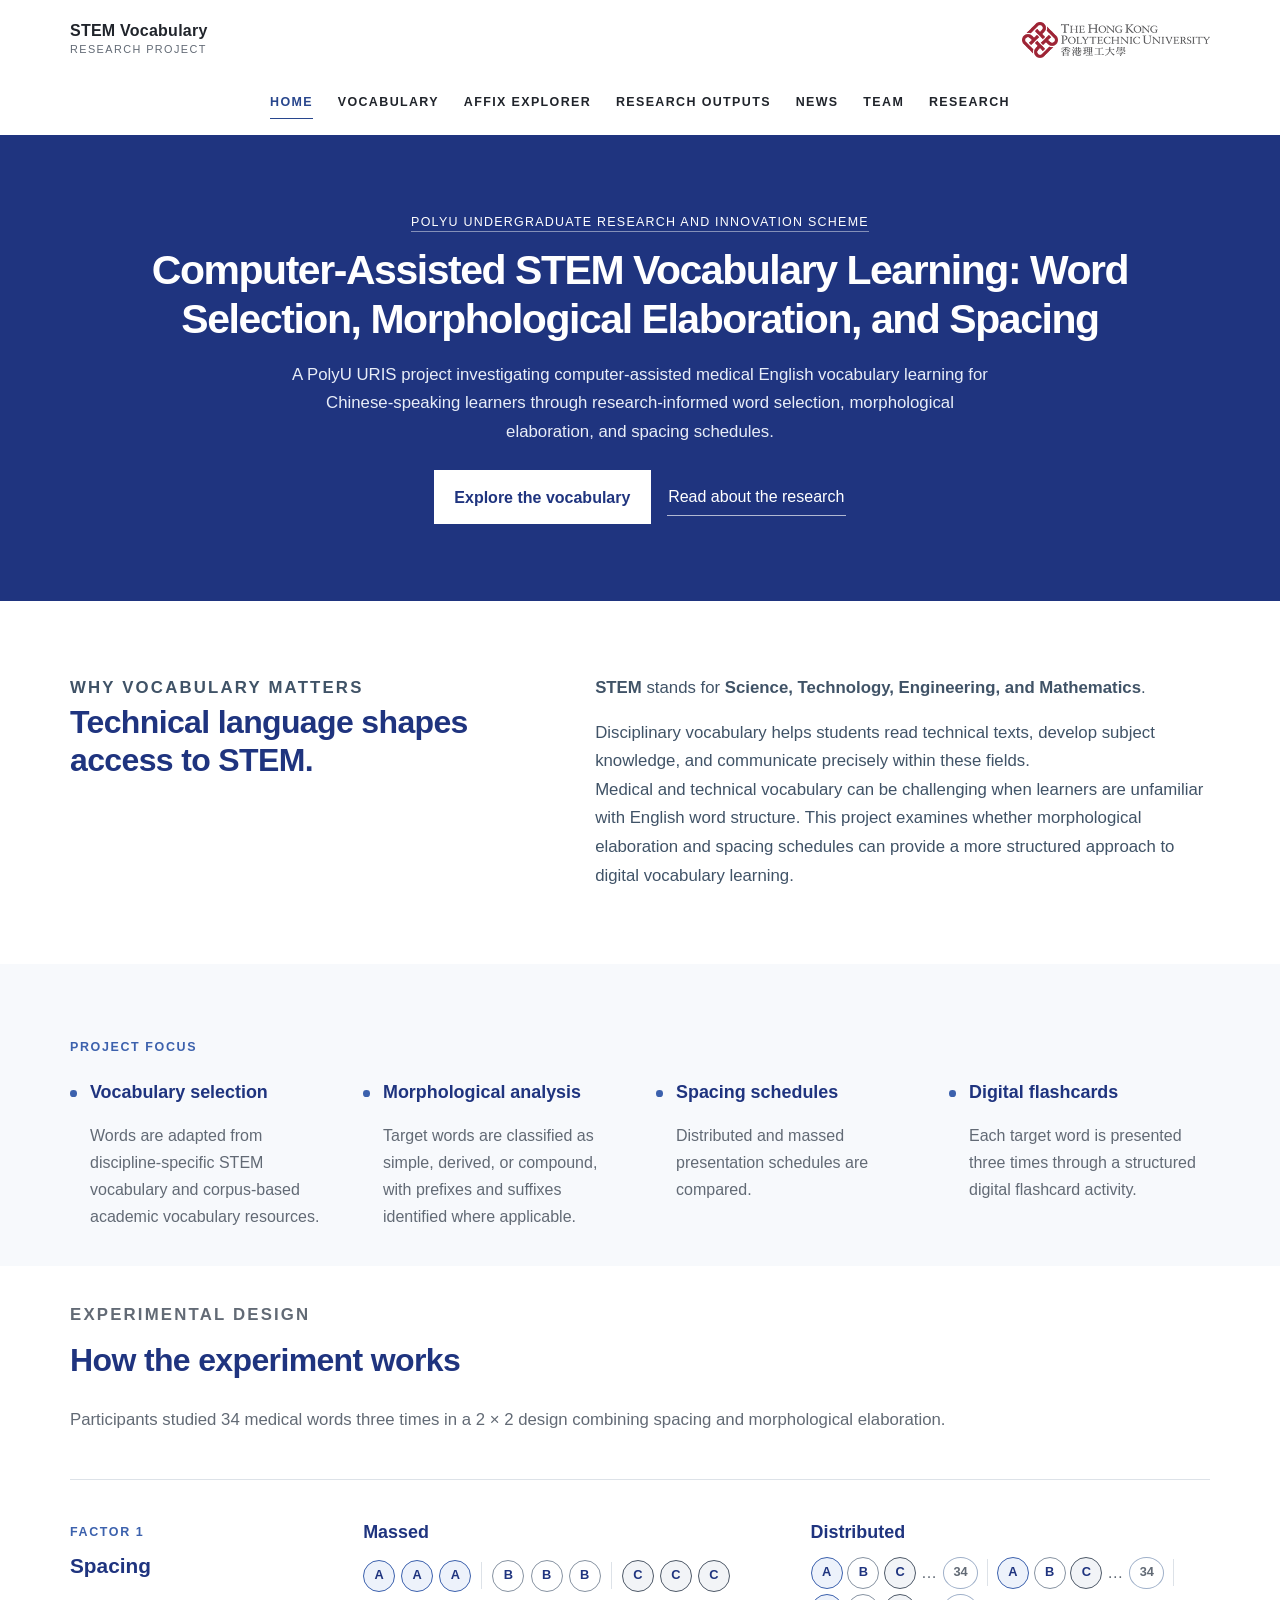
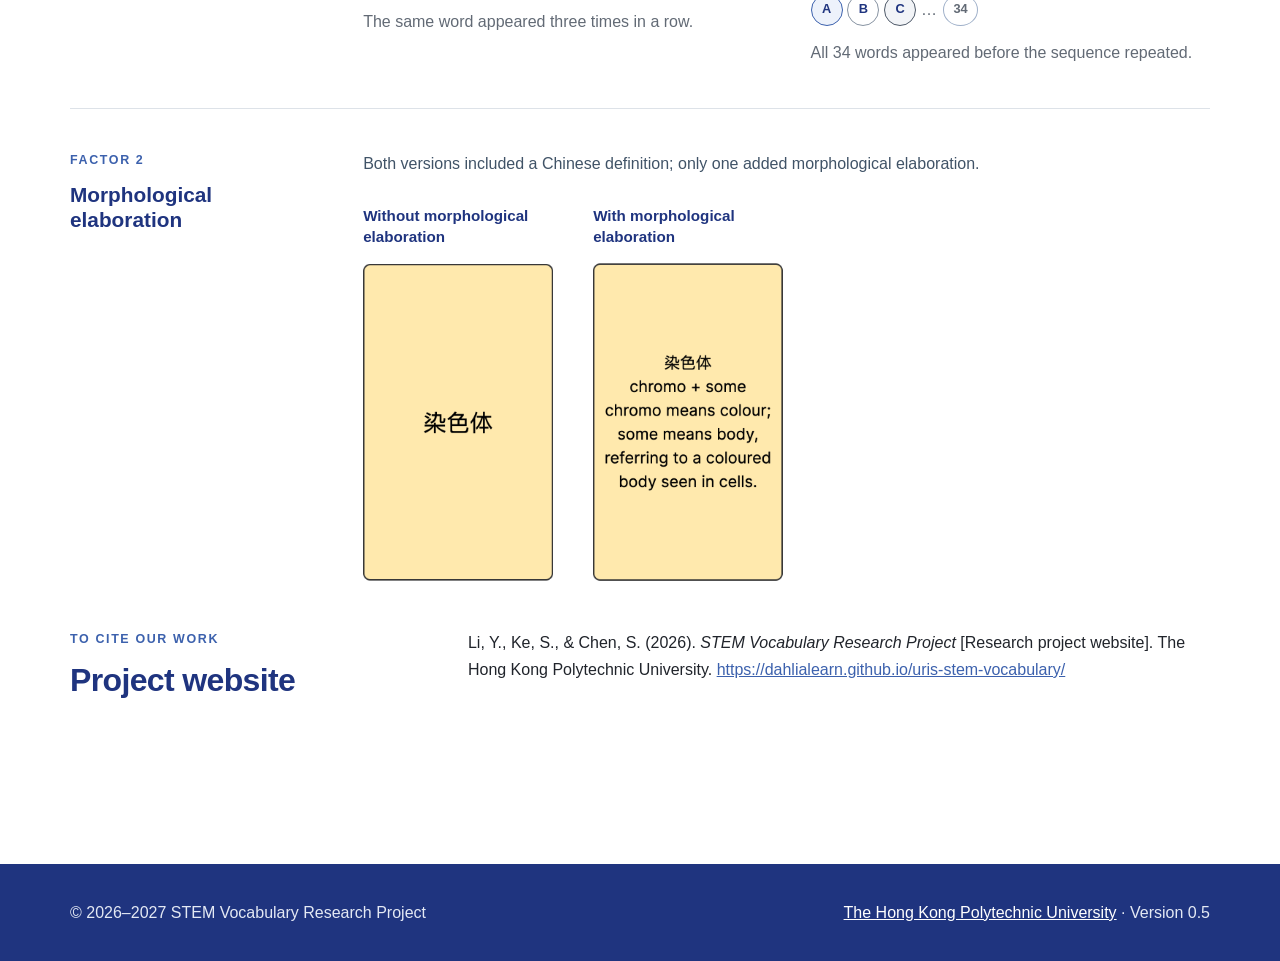
<file: index.html>
<!doctype html>
<html lang="en">
<head>
  <meta charset="utf-8">
  <meta name="viewport" content="width=device-width,initial-scale=1">
  <title>Computer-Assisted STEM Vocabulary Learning · PolyU URIS</title>
  <meta name="description" content="A PolyU URIS project investigating computer-assisted medical English vocabulary learning through word selection, morphological elaboration, and spacing schedules.">
  <link rel="icon" type="image/svg+xml" href="data:image/svg+xml,%3Csvg xmlns='http://www.w3.org/2000/svg' viewBox='0 0 64 64'%3E%3Crect width='64' height='64' rx='8' fill='%230a3768'/%3E%3Cpath d='M15 17h34v6H35v24h-7V23H15z' fill='white'/%3E%3C/svg%3E">
  <link rel="stylesheet" href="css/style.css?v=20261104-1">
</head>
<body>
<a class="skip-link" href="#main">Skip to content</a>
<header class="site-header"><div class="header-inner">
  <div class="brand-lockup"><a class="brand" href="index.html">STEM Vocabulary<small>Research Project</small></a></div>
  <a class="polyu-mark" href="https://www.polyu.edu.hk/" aria-label="The Hong Kong Polytechnic University"><img src="assets/images/polyu-logo.png" alt="The Hong Kong Polytechnic University"></a>
  <button class="nav-toggle" aria-expanded="false" aria-label="Toggle navigation">Menu</button>
  <nav class="site-nav" aria-label="Primary"><a href="index.html" aria-current="page">Home</a><a href="vocabulary.html">Vocabulary</a><a href="affixes.html">Affix Explorer</a><a href="outputs.html">Research Outputs</a><a href="news.html">News</a><a href="team.html">Team</a><a href="about.html">Research</a></nav>
</div></header>
<main id="main">
  <section class="hero"><div class="page-shell hero-grid"><div>
    <p class="scheme-line"><a href="https://www.polyu.edu.hk/gs/ug-research/uris/about-uris/">PolyU Undergraduate Research and Innovation Scheme</a></p>
    <h1>Computer-Assisted STEM Vocabulary Learning: Word Selection, Morphological Elaboration, and Spacing</h1>
    <p class="lede">A PolyU URIS project investigating computer-assisted medical English vocabulary learning for Chinese-speaking learners through research-informed word selection, morphological elaboration, and spacing schedules.</p>
    <div class="button-row"><a class="button" href="vocabulary.html">Explore the vocabulary</a><a class="text-link" href="about.html">Read about the research</a></div>
  </div></div></section>
  <section class="section intro-section"><div class="page-shell editorial-grid">
    <div><p class="eyebrow">Why vocabulary matters</p><h2>Technical language shapes access to STEM.</h2></div>
    <div><p><strong>STEM</strong> stands for <strong>Science, Technology, Engineering, and Mathematics</strong>.</p><p class="stem-context">Disciplinary vocabulary helps students read technical texts, develop subject knowledge, and communicate precisely within these fields.</p><p>Medical and technical vocabulary can be challenging when learners are unfamiliar with English word structure. This project examines whether morphological elaboration and spacing schedules can provide a more structured approach to digital vocabulary learning.</p></div>
  </div></section>
  <section class="section focus-section"><div class="page-shell"><p class="eyebrow">Project focus</p><div class="focus-list focus-list-four">
    <article><h3>Vocabulary selection</h3><p>Words are adapted from discipline-specific STEM vocabulary and corpus-based academic vocabulary resources.</p></article>
    <article><h3>Morphological analysis</h3><p>Target words are classified as simple, derived, or compound, with prefixes and suffixes identified where applicable.</p></article>
    <article><h3>Spacing schedules</h3><p>Distributed and massed presentation schedules are compared.</p></article>
    <article><h3>Digital flashcards</h3><p>Each target word is presented three times through a structured digital flashcard activity.</p></article>
  </div></div></section>
  <section class="section experiment-section"><div class="page-shell">
    <div class="section-heading experiment-heading">
      <p class="eyebrow">Experimental design</p>
      <h2>How the experiment works</h2>
      <p>Participants studied 34 medical words three times in a 2 × 2 design combining spacing and morphological elaboration.</p>
    </div>

    <div class="experiment-block">
      <div class="experiment-label"><p class="eyebrow">Factor 1</p><h3>Spacing</h3></div>
      <div>
        <div class="spacing-comparison">
          <article>
            <h3>Massed</h3>
            <div class="sequence-line" aria-label="A A A, then B B B, then C C C">
              <span class="sequence-token token-a">A</span><span class="sequence-token token-a">A</span><span class="sequence-token token-a">A</span><i></i>
              <span class="sequence-token token-b">B</span><span class="sequence-token token-b">B</span><span class="sequence-token token-b">B</span><i></i>
              <span class="sequence-token token-c">C</span><span class="sequence-token token-c">C</span><span class="sequence-token token-c">C</span>
            </div>
            <p>The same word appeared three times in a row.</p>
          </article>
          <article>
            <h3>Distributed</h3>
            <div class="sequence-line distributed-sequence" aria-label="All 34 words presented once, then the sequence repeated twice">
              <span class="sequence-token token-a">A</span><span class="sequence-token token-b">B</span><span class="sequence-token token-c">C</span><span class="sequence-ellipsis">…</span><span class="sequence-token token-n">34</span><i></i>
              <span class="sequence-token token-a">A</span><span class="sequence-token token-b">B</span><span class="sequence-token token-c">C</span><span class="sequence-ellipsis">…</span><span class="sequence-token token-n">34</span><i></i>
              <span class="sequence-token token-a">A</span><span class="sequence-token token-b">B</span><span class="sequence-token token-c">C</span><span class="sequence-ellipsis">…</span><span class="sequence-token token-n">34</span>
            </div>
            <p>All 34 words appeared before the sequence repeated.</p>
          </article>
        </div>
      </div>
    </div>

    <div class="experiment-block morphology-block">
      <div class="experiment-label"><p class="eyebrow">Factor 2</p><h3>Morphological elaboration</h3></div>
      <div>
        <p class="flashcard-intro">Both versions included a Chinese definition; only one added morphological elaboration.</p>
        <div class="flashcard-comparison">
          <figure class="flashcard-figure">
            <figcaption><strong>Without morphological elaboration</strong></figcaption>
            <div class="flashcard-shot flashcard-shot-without"><img src="assets/experiment/without-morphological-elaboration.png" alt="Flashcard back showing only the Chinese definition for chromosome"></div>
          </figure>
          <figure class="flashcard-figure">
            <figcaption><strong>With morphological elaboration</strong></figcaption>
            <div class="flashcard-shot flashcard-shot-with"><img src="assets/experiment/with-morphological-elaboration.png" alt="Flashcard back showing the Chinese definition, morpheme segmentation, and morpheme meanings for chromosome"></div>
          </figure>
        </div>
      </div>
    </div>
  </div></section>
  <section class="section citation-section"><div class="page-shell citation-block">
    <div><p class="eyebrow">To cite our work</p><h2>Project website</h2></div>
    <div><p>Li, Y., Ke, S., &amp; Chen, S. (2026). <em>STEM Vocabulary Research Project</em> [Research project website]. The Hong Kong Polytechnic University. <a href="https://dahlialearn.github.io/uris-stem-vocabulary/">https://dahlialearn.github.io/uris-stem-vocabulary/</a></p></div>
  </div></section>
</main>
<footer class="site-footer"><div class="footer-inner"><p>© 2026–2027 STEM Vocabulary Research Project</p><p><a href="https://www.polyu.edu.hk/">The Hong Kong Polytechnic University</a> · Version 0.5</p></div></footer>
<script src="js/main.js?v=20260924-1"></script>
</body>
</html>
</file>
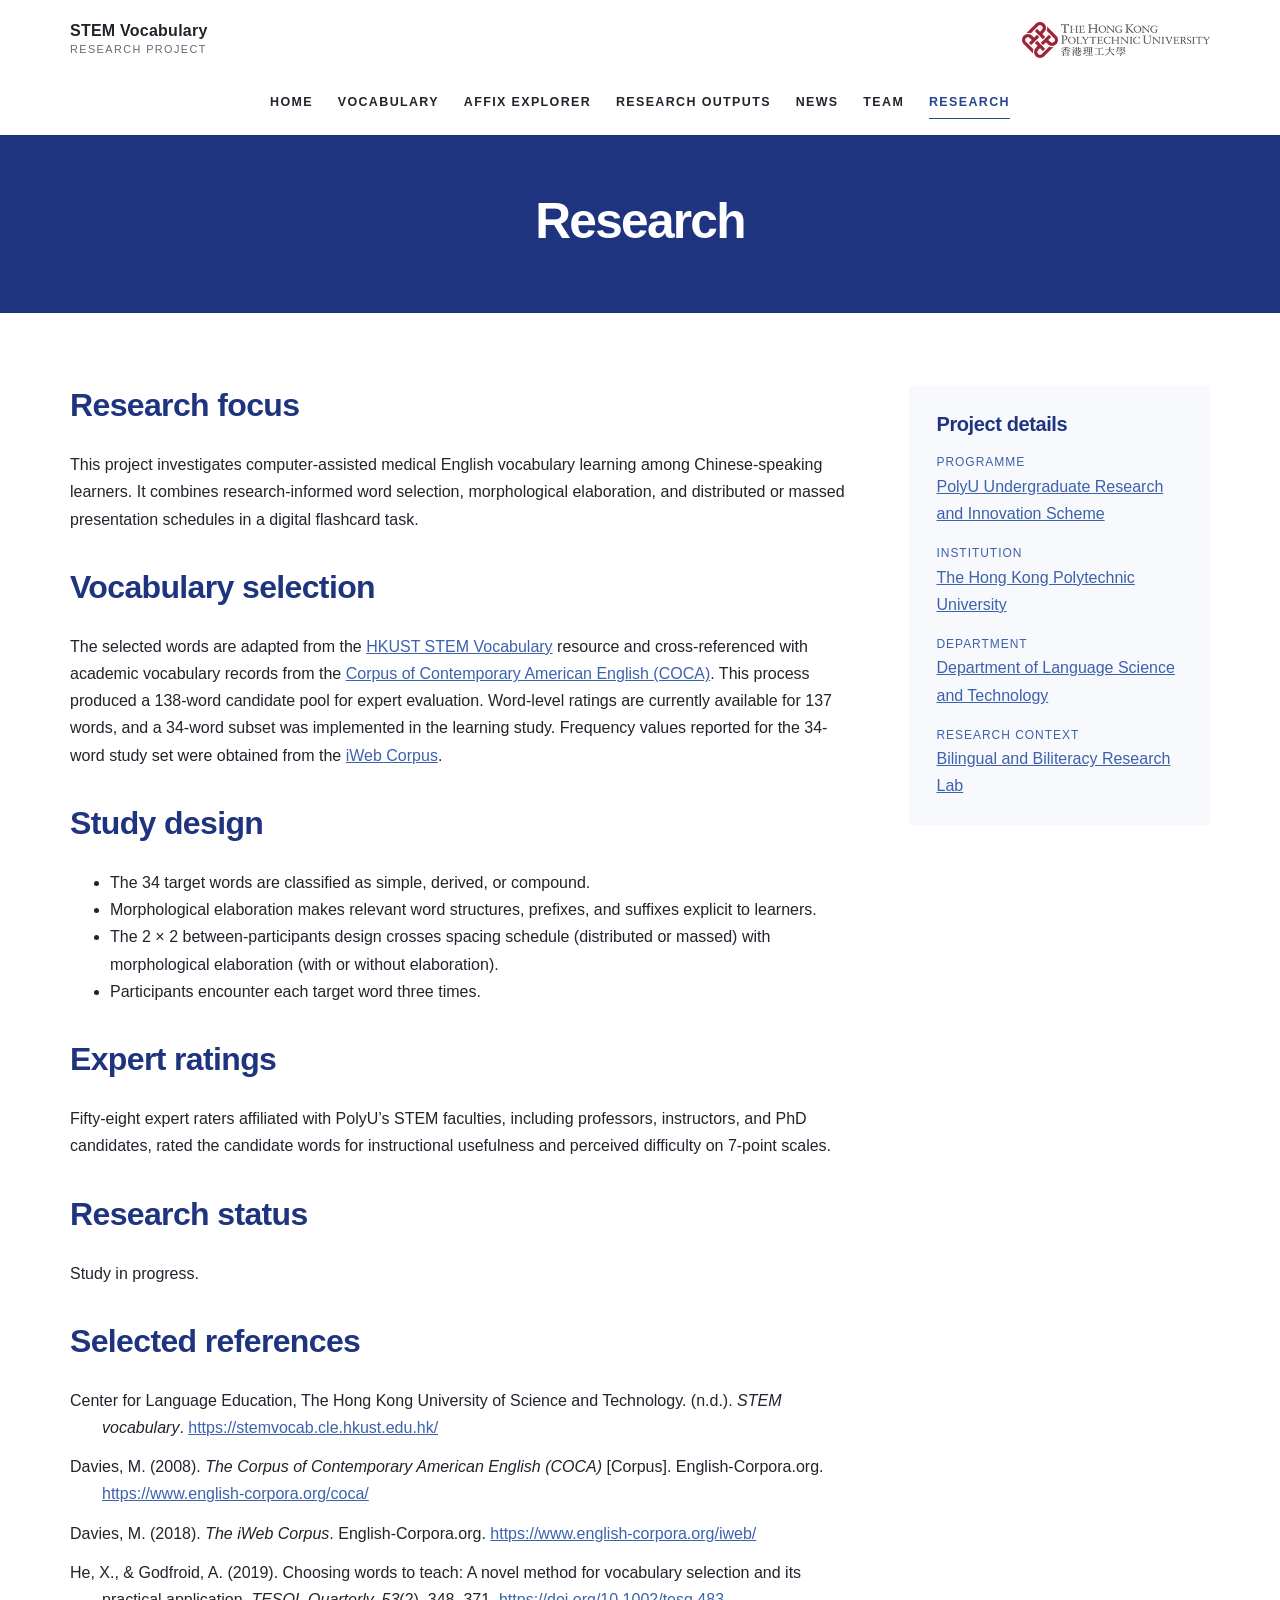
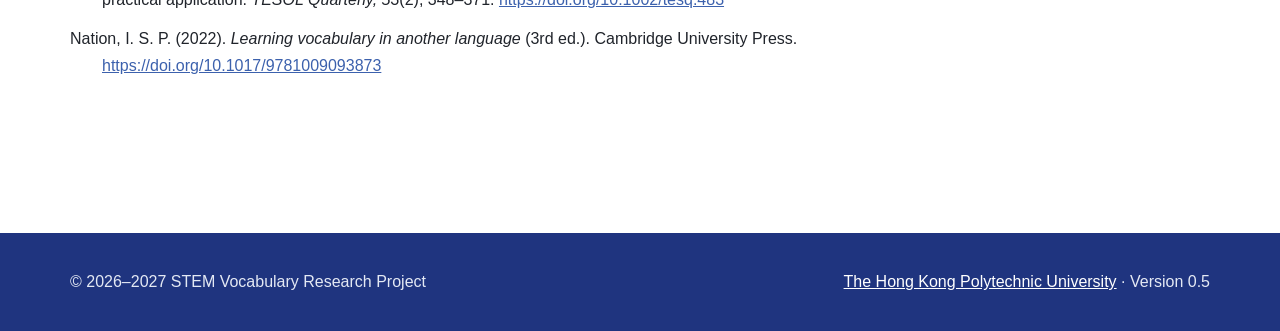
<file: about.html>
<!doctype html>
<html lang="en">
<head><meta charset="utf-8"><meta name="viewport" content="width=device-width,initial-scale=1"><title>Research · URIS STEM Vocabulary</title><meta name="description" content="Research focus, vocabulary sources, study design, and references for the PolyU URIS STEM Vocabulary project."><link rel="icon" type="image/svg+xml" href="data:image/svg+xml,%3Csvg xmlns='http://www.w3.org/2000/svg' viewBox='0 0 64 64'%3E%3Crect width='64' height='64' rx='8' fill='%230a3768'/%3E%3Cpath d='M15 17h34v6H35v24h-7V23H15z' fill='white'/%3E%3C/svg%3E"><link rel="stylesheet" href="css/style.css?v=20261104-1"></head>
<body><a class="skip-link" href="#main">Skip to content</a>
<header class="site-header"><div class="header-inner"><div class="brand-lockup"><a class="brand" href="index.html">STEM Vocabulary<small>Research Project</small></a></div><a class="polyu-mark" href="https://www.polyu.edu.hk/" aria-label="The Hong Kong Polytechnic University"><img src="assets/images/polyu-logo.png" alt="The Hong Kong Polytechnic University"></a><button class="nav-toggle" aria-expanded="false" aria-label="Toggle navigation">Menu</button><nav class="site-nav" aria-label="Primary"><a href="index.html">Home</a><a href="vocabulary.html">Vocabulary</a><a href="affixes.html">Affix Explorer</a><a href="outputs.html">Research Outputs</a><a href="news.html">News</a><a href="team.html">Team</a><a href="about.html" aria-current="page">Research</a></nav></div></header>
<main id="main"><section class="page-intro"><div class="page-shell"><h1>Research</h1></div></section>
<section class="section"><div class="page-shell research-grid"><article>
  <h2>Research focus</h2><p>This project investigates computer-assisted medical English vocabulary learning among Chinese-speaking learners. It combines research-informed word selection, morphological elaboration, and distributed or massed presentation schedules in a digital flashcard task.</p>
  <h2>Vocabulary selection</h2><p>The selected words are adapted from the <a href="https://stemvocab.cle.hkust.edu.hk/">HKUST STEM Vocabulary</a> resource and cross-referenced with academic vocabulary records from the <a href="https://www.english-corpora.org/coca/">Corpus of Contemporary American English (COCA)</a>. This process produced a 138-word candidate pool for expert evaluation. Word-level ratings are currently available for 137 words, and a 34-word subset was implemented in the learning study. Frequency values reported for the 34-word study set were obtained from the <a href="https://www.english-corpora.org/iweb/">iWeb Corpus</a>.</p>
  <h2>Study design</h2><ul><li>The 34 target words are classified as simple, derived, or compound.</li><li>Morphological elaboration makes relevant word structures, prefixes, and suffixes explicit to learners.</li><li>The 2 × 2 between-participants design crosses spacing schedule (distributed or massed) with morphological elaboration (with or without elaboration).</li><li>Participants encounter each target word three times.</li></ul>
  <h2>Expert ratings</h2><p>Fifty-eight expert raters affiliated with PolyU’s STEM faculties, including professors, instructors, and PhD candidates, rated the candidate words for instructional usefulness and perceived difficulty on 7-point scales.</p>
  <h2>Research status</h2><p>Study in progress.</p>
  <h2>Selected references</h2><ul class="references">
    <li>Center for Language Education, The Hong Kong University of Science and Technology. (n.d.). <em>STEM vocabulary</em>. <a href="https://stemvocab.cle.hkust.edu.hk/">https://stemvocab.cle.hkust.edu.hk/</a></li>
    <li>Davies, M. (2008). <em>The Corpus of Contemporary American English (COCA)</em> [Corpus]. English-Corpora.org. <a href="https://www.english-corpora.org/coca/">https://www.english-corpora.org/coca/</a></li>
    <li>Davies, M. (2018). <em>The iWeb Corpus</em>. English-Corpora.org. <a href="https://www.english-corpora.org/iweb/">https://www.english-corpora.org/iweb/</a></li>
    <li>He, X., &amp; Godfroid, A. (2019). Choosing words to teach: A novel method for vocabulary selection and its practical application. <em>TESOL Quarterly, 53</em>(2), 348–371. <a href="https://doi.org/10.1002/tesq.483">https://doi.org/10.1002/tesq.483</a></li>
    <li>Nation, I. S. P. (2022). <em>Learning vocabulary in another language</em> (3rd ed.). Cambridge University Press. <a href="https://doi.org/10.1017/9781009093873">https://doi.org/10.1017/9781009093873</a></li>
  </ul>
</article><aside class="fact-panel"><h2>Project details</h2><dl><dt>Programme</dt><dd><a href="https://www.polyu.edu.hk/gs/ug-research/uris/about-uris/">PolyU Undergraduate Research and Innovation Scheme</a></dd><dt>Institution</dt><dd><a href="https://www.polyu.edu.hk/">The Hong Kong Polytechnic University</a></dd><dt>Department</dt><dd><a href="https://www.polyu.edu.hk/lst/">Department of Language Science and Technology</a></dd><dt>Research context</dt><dd><a href="https://bbrlab.weebly.com/">Bilingual and Biliteracy Research Lab</a></dd></dl></aside></div></section></main>
<footer class="site-footer"><div class="footer-inner"><p>© 2026–2027 STEM Vocabulary Research Project</p><p><a href="https://www.polyu.edu.hk/">The Hong Kong Polytechnic University</a> · Version 0.5</p></div></footer><script src="js/main.js?v=20260924-1"></script></body></html>
</file>
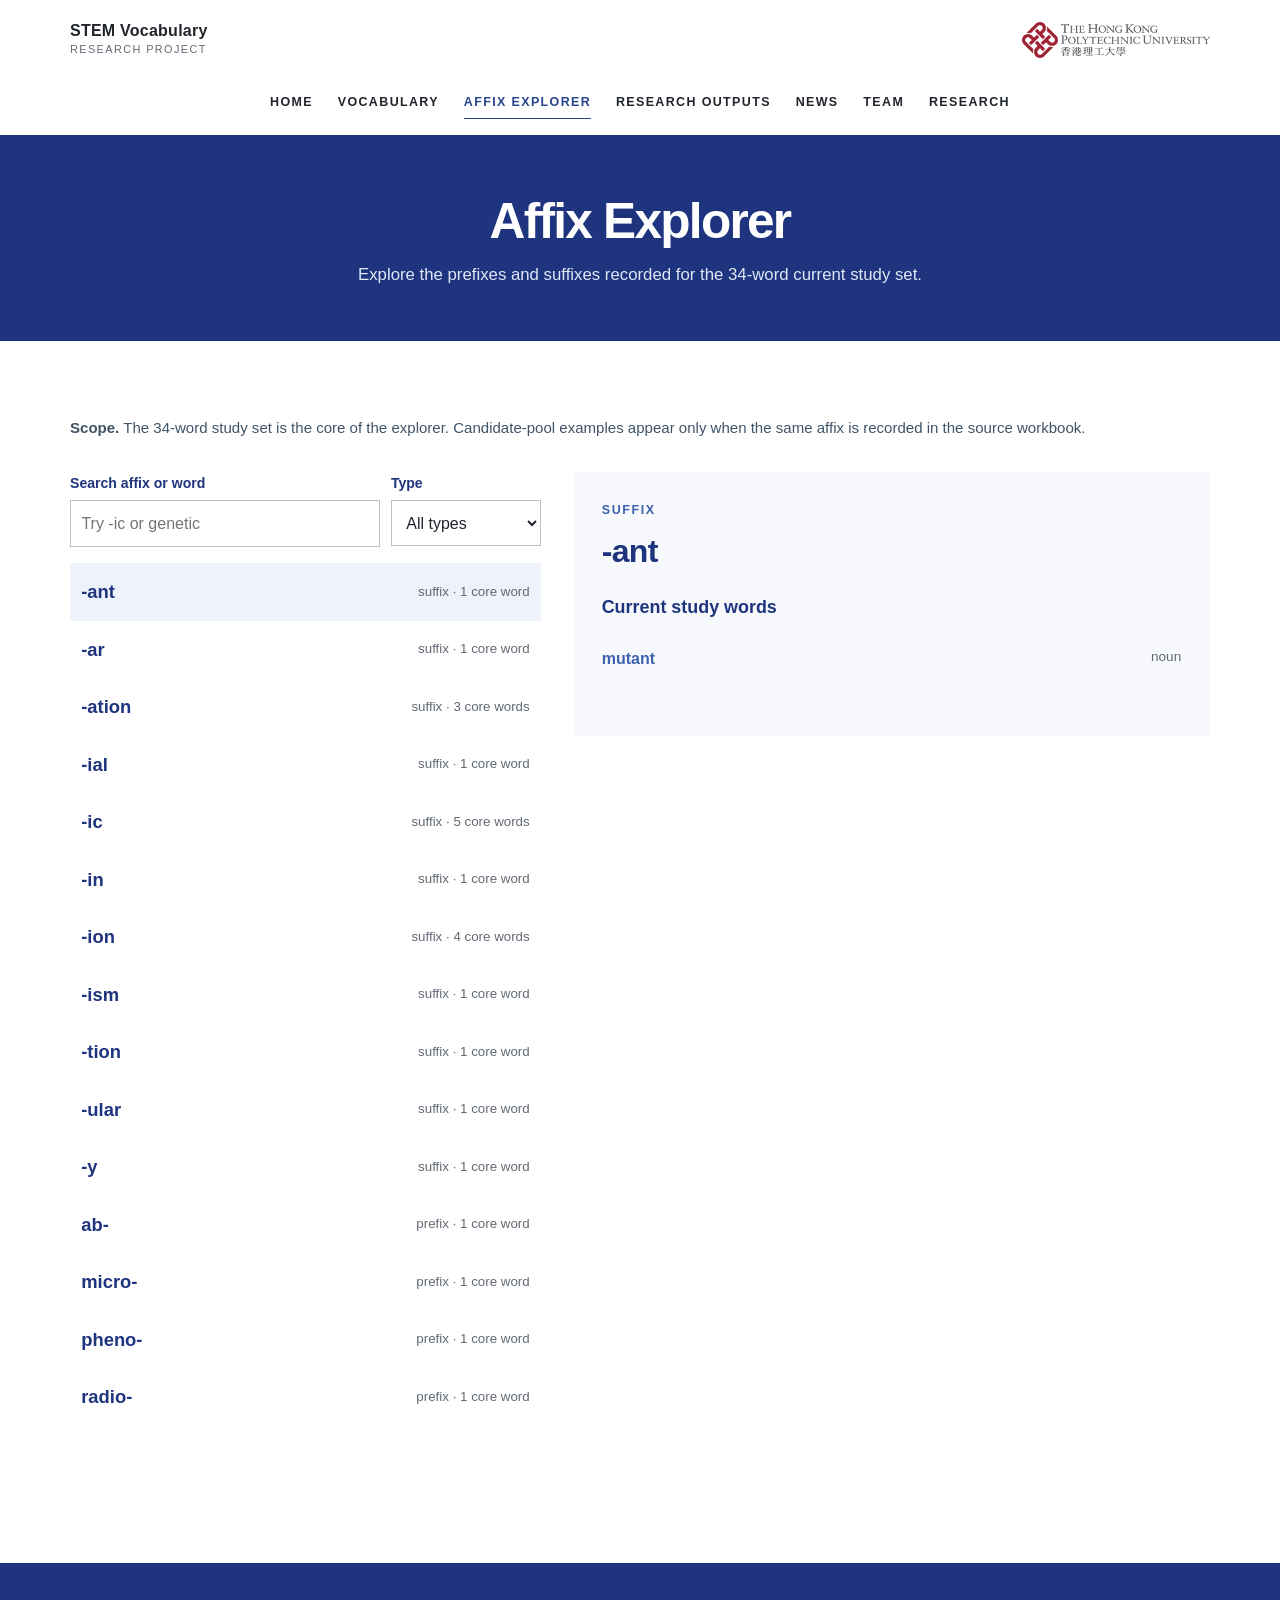
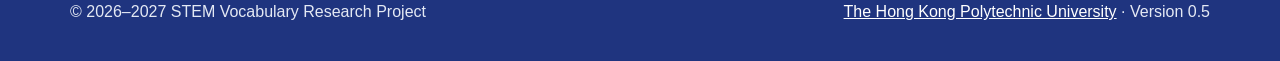
<file: affixes.html>
<!doctype html>
<html lang="en">
<head><meta charset="utf-8"><meta name="viewport" content="width=device-width,initial-scale=1"><title>Affix Explorer · URIS STEM Vocabulary</title><meta name="description" content="Browse the prefixes and suffixes recorded for the 34-word current study set."><link rel="icon" type="image/svg+xml" href="data:image/svg+xml,%3Csvg xmlns='http://www.w3.org/2000/svg' viewBox='0 0 64 64'%3E%3Crect width='64' height='64' rx='8' fill='%230a3768'/%3E%3Cpath d='M15 17h34v6H35v24h-7V23H15z' fill='white'/%3E%3C/svg%3E"><link rel="stylesheet" href="css/style.css?v=20261104-1"></head>
<body><a class="skip-link" href="#main">Skip to content</a>
<header class="site-header"><div class="header-inner"><div class="brand-lockup"><a class="brand" href="index.html">STEM Vocabulary<small>Research Project</small></a></div><a class="polyu-mark" href="https://www.polyu.edu.hk/" aria-label="The Hong Kong Polytechnic University"><img src="assets/images/polyu-logo.png" alt="The Hong Kong Polytechnic University"></a><button class="nav-toggle" aria-expanded="false" aria-label="Toggle navigation">Menu</button><nav class="site-nav" aria-label="Primary"><a href="index.html">Home</a><a href="vocabulary.html">Vocabulary</a><a href="affixes.html" aria-current="page">Affix Explorer</a><a href="outputs.html">Research Outputs</a><a href="news.html">News</a><a href="team.html">Team</a><a href="about.html">Research</a></nav></div></header>
<main id="main"><section class="page-intro"><div class="page-shell"><h1>Affix Explorer</h1><p class="lede">Explore the prefixes and suffixes recorded for the 34-word current study set.</p></div></section>
<section class="section"><div class="page-shell"><p class="method-note"><strong>Scope.</strong> The 34-word study set is the core of the explorer. Candidate-pool examples appear only when the same affix is recorded in the source workbook.</p><div class="affix-layout"><div><div class="affix-controls"><div class="control"><label for="affix-search">Search affix or word</label><input id="affix-search" type="search" placeholder="Try -ic or genetic"></div><div class="control"><label for="affix-type-filter">Type</label><select id="affix-type-filter"><option value="">All types</option><option value="prefix">Prefixes</option><option value="suffix">Suffixes</option></select></div></div><div id="affix-list" class="affix-list"></div></div><aside id="affix-details" class="affix-details" aria-live="polite"></aside></div></div></section></main>
<footer class="site-footer"><div class="footer-inner"><p>© 2026–2027 STEM Vocabulary Research Project</p><p><a href="https://www.polyu.edu.hk/">The Hong Kong Polytechnic University</a> · Version 0.5</p></div></footer><script src="data/vocabulary.js?v=20260923-3"></script><script src="js/main.js?v=20260924-1"></script></body></html>
</file>
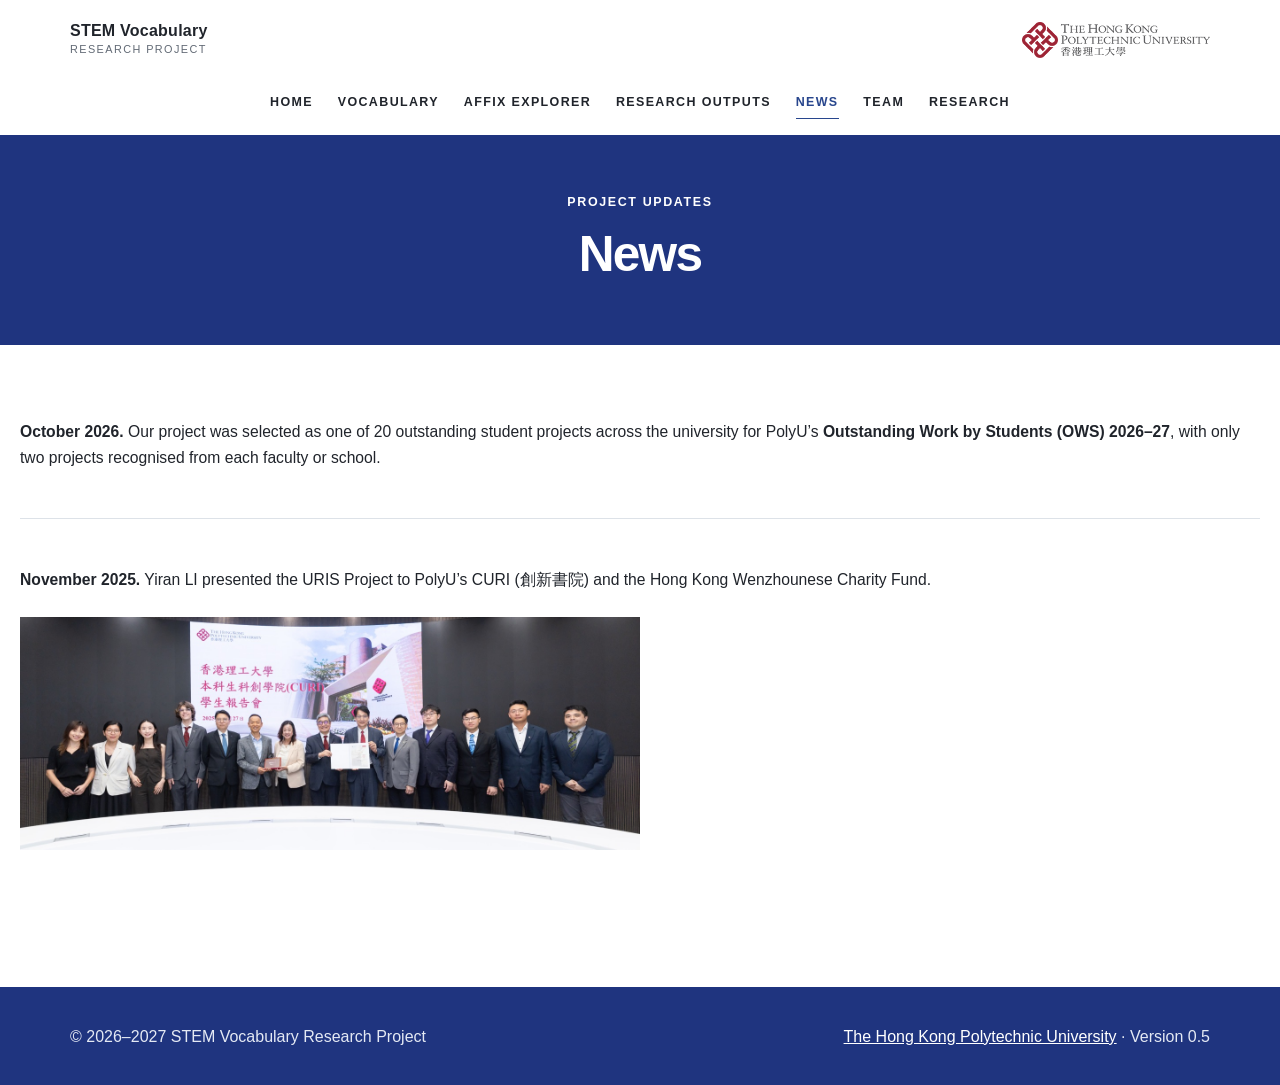
<file: news.html>
<!doctype html>
<html lang="en">
<head><meta charset="utf-8"><meta name="viewport" content="width=device-width,initial-scale=1"><title>News · URIS STEM Vocabulary</title><meta name="description" content="News from the PolyU URIS STEM Vocabulary Research Project."><link rel="icon" type="image/svg+xml" href="data:image/svg+xml,%3Csvg xmlns='http://www.w3.org/2000/svg' viewBox='0 0 64 64'%3E%3Crect width='64' height='64' rx='8' fill='%230a3768'/%3E%3Cpath d='M15 17h34v6H35v24h-7V23H15z' fill='white'/%3E%3C/svg%3E"><link rel="stylesheet" href="css/style.css?v=20261111-1"></head>
<body><a class="skip-link" href="#main">Skip to content</a>
<header class="site-header"><div class="header-inner"><div class="brand-lockup"><a class="brand" href="index.html">STEM Vocabulary<small>Research Project</small></a></div><a class="polyu-mark" href="https://www.polyu.edu.hk/" aria-label="The Hong Kong Polytechnic University"><img src="assets/images/polyu-logo.png" alt="The Hong Kong Polytechnic University"></a><button class="nav-toggle" aria-expanded="false" aria-label="Toggle navigation">Menu</button><nav class="site-nav" aria-label="Primary"><a href="index.html">Home</a><a href="vocabulary.html">Vocabulary</a><a href="affixes.html">Affix Explorer</a><a href="outputs.html">Research Outputs</a><a href="news.html" aria-current="page">News</a><a href="team.html">Team</a><a href="about.html">Research</a></nav></div></header>
<main id="main"><section class="page-intro"><div class="page-shell"><p class="eyebrow">Project updates</p><h1>News</h1></div></section>
<section class="section"><div class="page-shell news-shell">
    <article class="news-entry"><p><strong>October 2026.</strong> Our project was selected as one of 20 outstanding student projects across the university for PolyU’s <strong>Outstanding Work by Students (OWS) 2026–27</strong>, with only two projects recognised from each faculty or school.</p></article>
  <article class="news-entry"><p><strong>November 2025.</strong> Yiran LI presented the URIS Project to PolyU’s CURI (創新書院) and the Hong Kong Wenzhounese Charity Fund.</p><figure><img src="assets/news/november-2025-curi-visit.jpg" alt="Yiran LI presenting the URIS Project to PolyU CURI and the Hong Kong Wenzhounese Charity Fund"></figure></article>
</div></section></main>
<footer class="site-footer"><div class="footer-inner"><p>© 2026–2027 STEM Vocabulary Research Project</p><p><a href="https://www.polyu.edu.hk/">The Hong Kong Polytechnic University</a> · Version 0.5</p></div></footer><script src="js/main.js?v=20260924-1"></script></body></html>
</file>
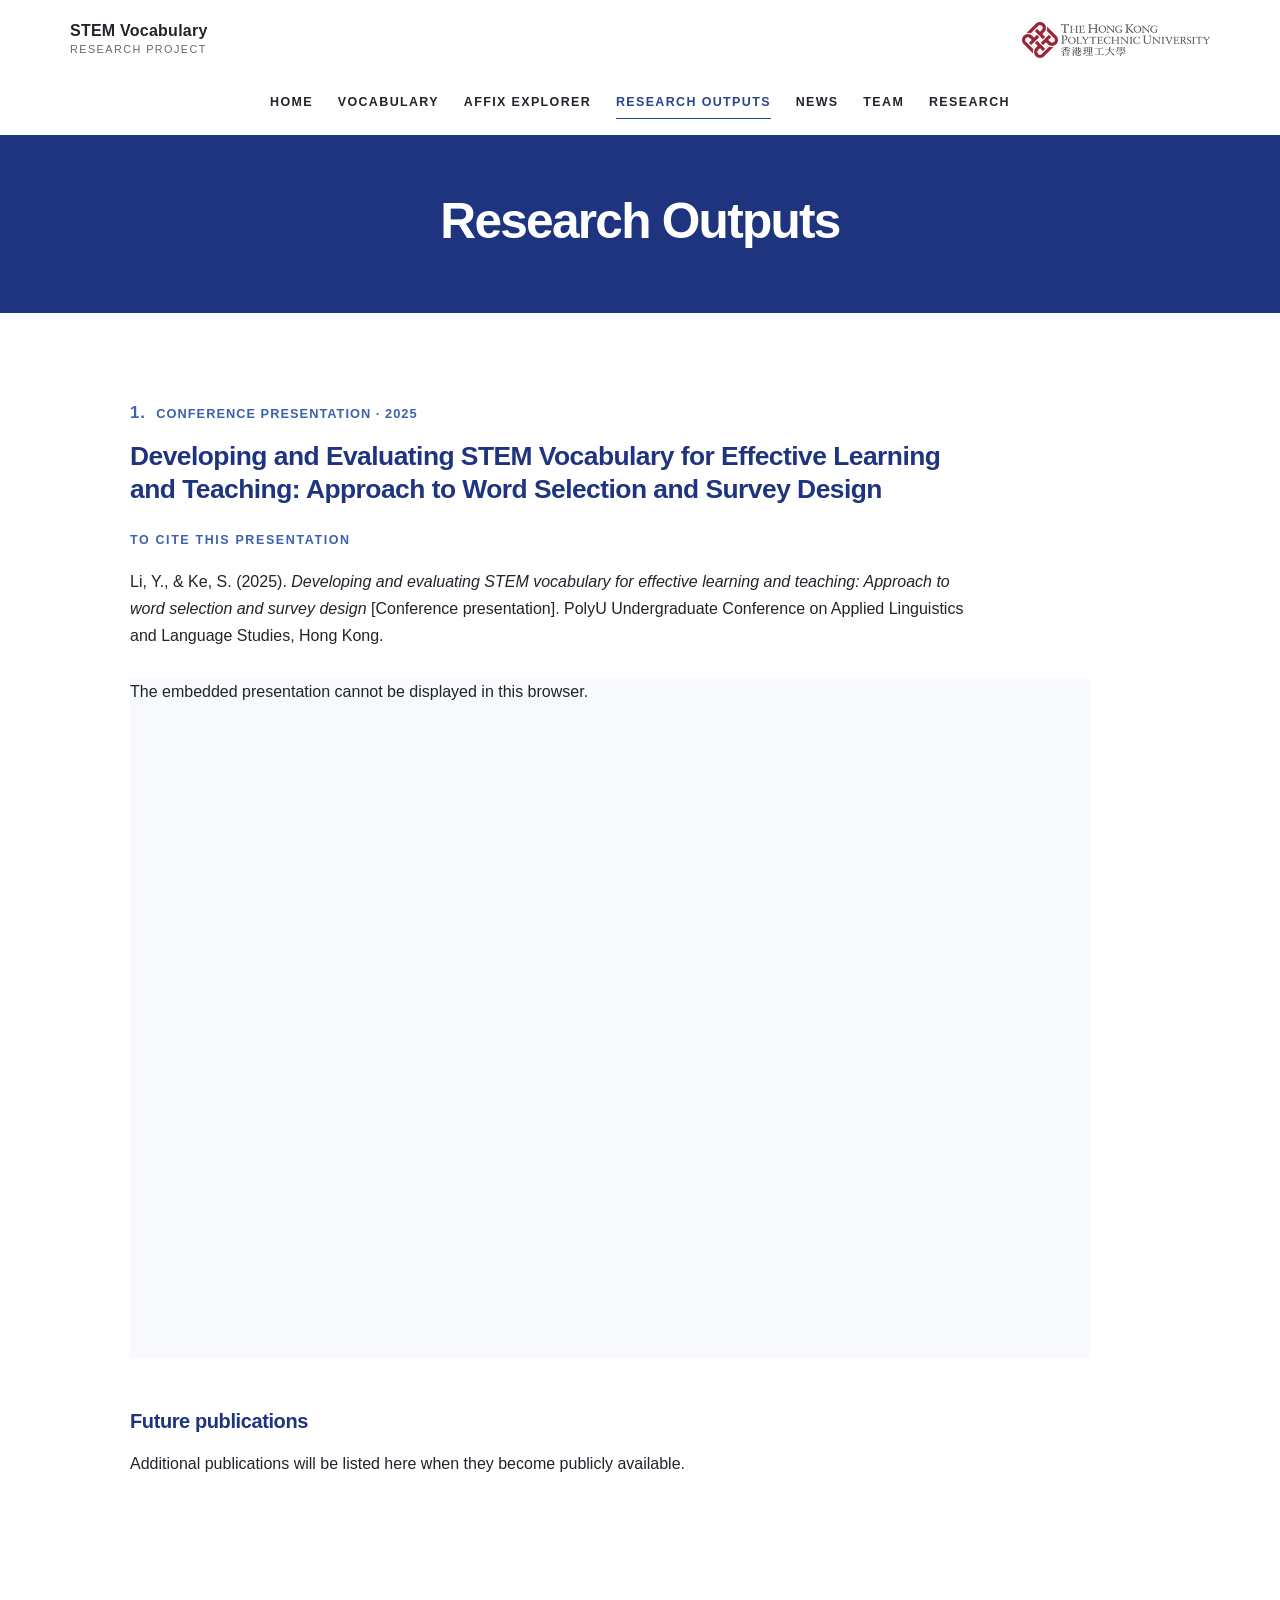
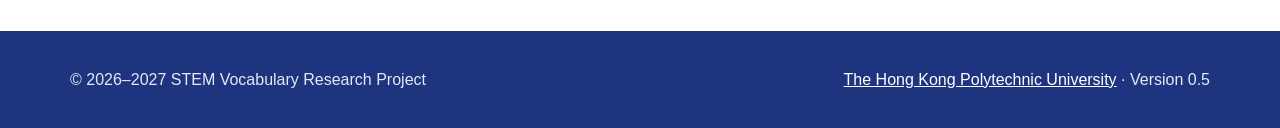
<file: outputs.html>
<!doctype html>
<html lang="en">
<head><meta charset="utf-8"><meta name="viewport" content="width=device-width,initial-scale=1"><title>Research Outputs · URIS STEM Vocabulary</title><meta name="description" content="Conference presentations and publications from the PolyU URIS STEM Vocabulary project."><link rel="icon" type="image/svg+xml" href="data:image/svg+xml,%3Csvg xmlns='http://www.w3.org/2000/svg' viewBox='0 0 64 64'%3E%3Crect width='64' height='64' rx='8' fill='%230a3768'/%3E%3Cpath d='M15 17h34v6H35v24h-7V23H15z' fill='white'/%3E%3C/svg%3E"><link rel="stylesheet" href="css/style.css?v=20261104-1"></head>
<body><a class="skip-link" href="#main">Skip to content</a>
<header class="site-header"><div class="header-inner"><div class="brand-lockup"><a class="brand" href="index.html">STEM Vocabulary<small>Research Project</small></a></div><a class="polyu-mark" href="https://www.polyu.edu.hk/" aria-label="The Hong Kong Polytechnic University"><img src="assets/images/polyu-logo.png" alt="The Hong Kong Polytechnic University"></a><button class="nav-toggle" aria-expanded="false" aria-label="Toggle navigation">Menu</button><nav class="site-nav" aria-label="Primary"><a href="index.html">Home</a><a href="vocabulary.html">Vocabulary</a><a href="affixes.html">Affix Explorer</a><a href="outputs.html" aria-current="page">Research Outputs</a><a href="news.html">News</a><a href="team.html">Team</a><a href="about.html">Research</a></nav></div></header>
<main id="main"><section class="page-intro"><div class="page-shell"><h1>Research Outputs</h1></div></section>
<section class="section"><div class="page-shell outputs-layout"><article class="research-output">
  <p class="output-type"><span class="output-number">1.</span> Conference presentation · 2025</p>
  <h2>Developing and Evaluating STEM Vocabulary for Effective Learning and Teaching: Approach to Word Selection and Survey Design</h2>
  <div class="output-citation"><p class="eyebrow">To cite this presentation</p><p>Li, Y., &amp; Ke, S. (2025). <em>Developing and evaluating STEM vocabulary for effective learning and teaching: Approach to word selection and survey design</em> [Conference presentation]. PolyU Undergraduate Conference on Applied Linguistics and Language Studies, Hong Kong.</p></div>
  <object class="pdf-viewer" data="assets/outputs/polyu-calls-2025.pdf" type="application/pdf" aria-label="Developing and Evaluating STEM Vocabulary conference presentation"><p>The embedded presentation cannot be displayed in this browser.</p></object>
</article><section class="publications-note" aria-labelledby="future-work-heading"><h2 id="future-work-heading">Future publications</h2><p>Additional publications will be listed here when they become publicly available.</p></section></div></section></main>
<footer class="site-footer"><div class="footer-inner"><p>© 2026–2027 STEM Vocabulary Research Project</p><p><a href="https://www.polyu.edu.hk/">The Hong Kong Polytechnic University</a> · Version 0.5</p></div></footer><script src="js/main.js?v=20260924-1"></script></body></html>
</file>
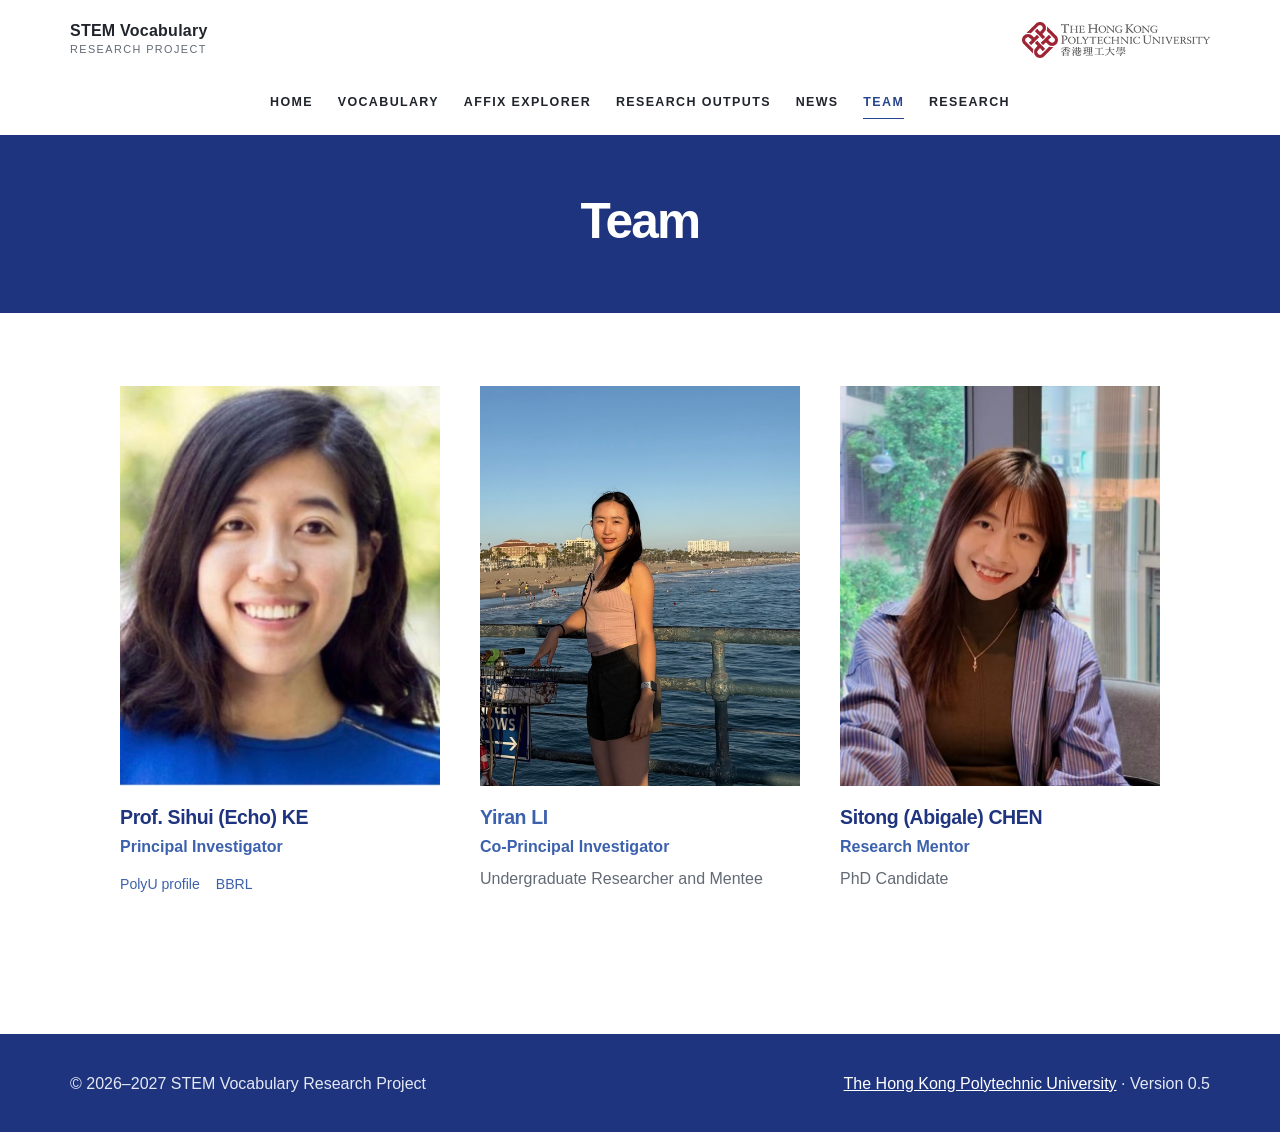
<file: team.html>
<!doctype html>
<html lang="en">
<head><meta charset="utf-8"><meta name="viewport" content="width=device-width,initial-scale=1"><title>Team · URIS STEM Vocabulary</title><meta name="description" content="The PolyU URIS STEM Vocabulary research team."><link rel="icon" type="image/svg+xml" href="data:image/svg+xml,%3Csvg xmlns='http://www.w3.org/2000/svg' viewBox='0 0 64 64'%3E%3Crect width='64' height='64' rx='8' fill='%230a3768'/%3E%3Cpath d='M15 17h34v6H35v24h-7V23H15z' fill='white'/%3E%3C/svg%3E"><link rel="stylesheet" href="css/style.css?v=20261104-1"></head>
<body><a class="skip-link" href="#main">Skip to content</a>
<header class="site-header"><div class="header-inner"><div class="brand-lockup"><a class="brand" href="index.html">STEM Vocabulary<small>Research Project</small></a></div><a class="polyu-mark" href="https://www.polyu.edu.hk/" aria-label="The Hong Kong Polytechnic University"><img src="assets/images/polyu-logo.png" alt="The Hong Kong Polytechnic University"></a><button class="nav-toggle" aria-expanded="false" aria-label="Toggle navigation">Menu</button><nav class="site-nav" aria-label="Primary"><a href="index.html">Home</a><a href="vocabulary.html">Vocabulary</a><a href="affixes.html">Affix Explorer</a><a href="outputs.html">Research Outputs</a><a href="news.html">News</a><a href="team.html" aria-current="page">Team</a><a href="about.html">Research</a></nav></div></header>
<main id="main"><section class="page-intro"><div class="page-shell"><h1>Team</h1></div></section><section class="section"><div class="page-shell"><div class="team-grid">
<article class="team-member"><div class="portrait-frame"><img class="portrait-ke" src="assets/images/team/sihui-ke.jpg" alt="Prof. Sihui (Echo) KE"></div><h2>Prof. Sihui (Echo) KE</h2><p class="role">Principal Investigator</p><p class="member-links"><a href="https://www.polyu.edu.hk/lst/people/academic-staff/ke-sihui/">PolyU profile</a><a href="https://bbrlab.weebly.com/">BBRL</a></p></article>
<article class="team-member"><div class="portrait-frame"><img class="portrait-yiran" src="assets/images/team/yiran-li.jpg" alt="Yiran LI"></div><h2><a href="https://www.linkedin.com/in/dahlia-l-8907122a3/">Yiran LI</a></h2><p class="role">Co-Principal Investigator</p><p class="secondary-role">Undergraduate Researcher and Mentee</p></article>
<article class="team-member"><div class="portrait-frame"><img class="portrait-abigale" src="assets/images/team/abigale-chen.jpg" alt="Sitong (Abigale) CHEN"></div><h2>Sitong (Abigale) CHEN</h2><p class="role">Research Mentor</p><p class="secondary-role">PhD Candidate</p></article>
</div></div></section></main>
<footer class="site-footer"><div class="footer-inner"><p>© 2026–2027 STEM Vocabulary Research Project</p><p><a href="https://www.polyu.edu.hk/">The Hong Kong Polytechnic University</a> · Version 0.5</p></div></footer><script src="js/main.js?v=20260924-1"></script></body></html>
</file>
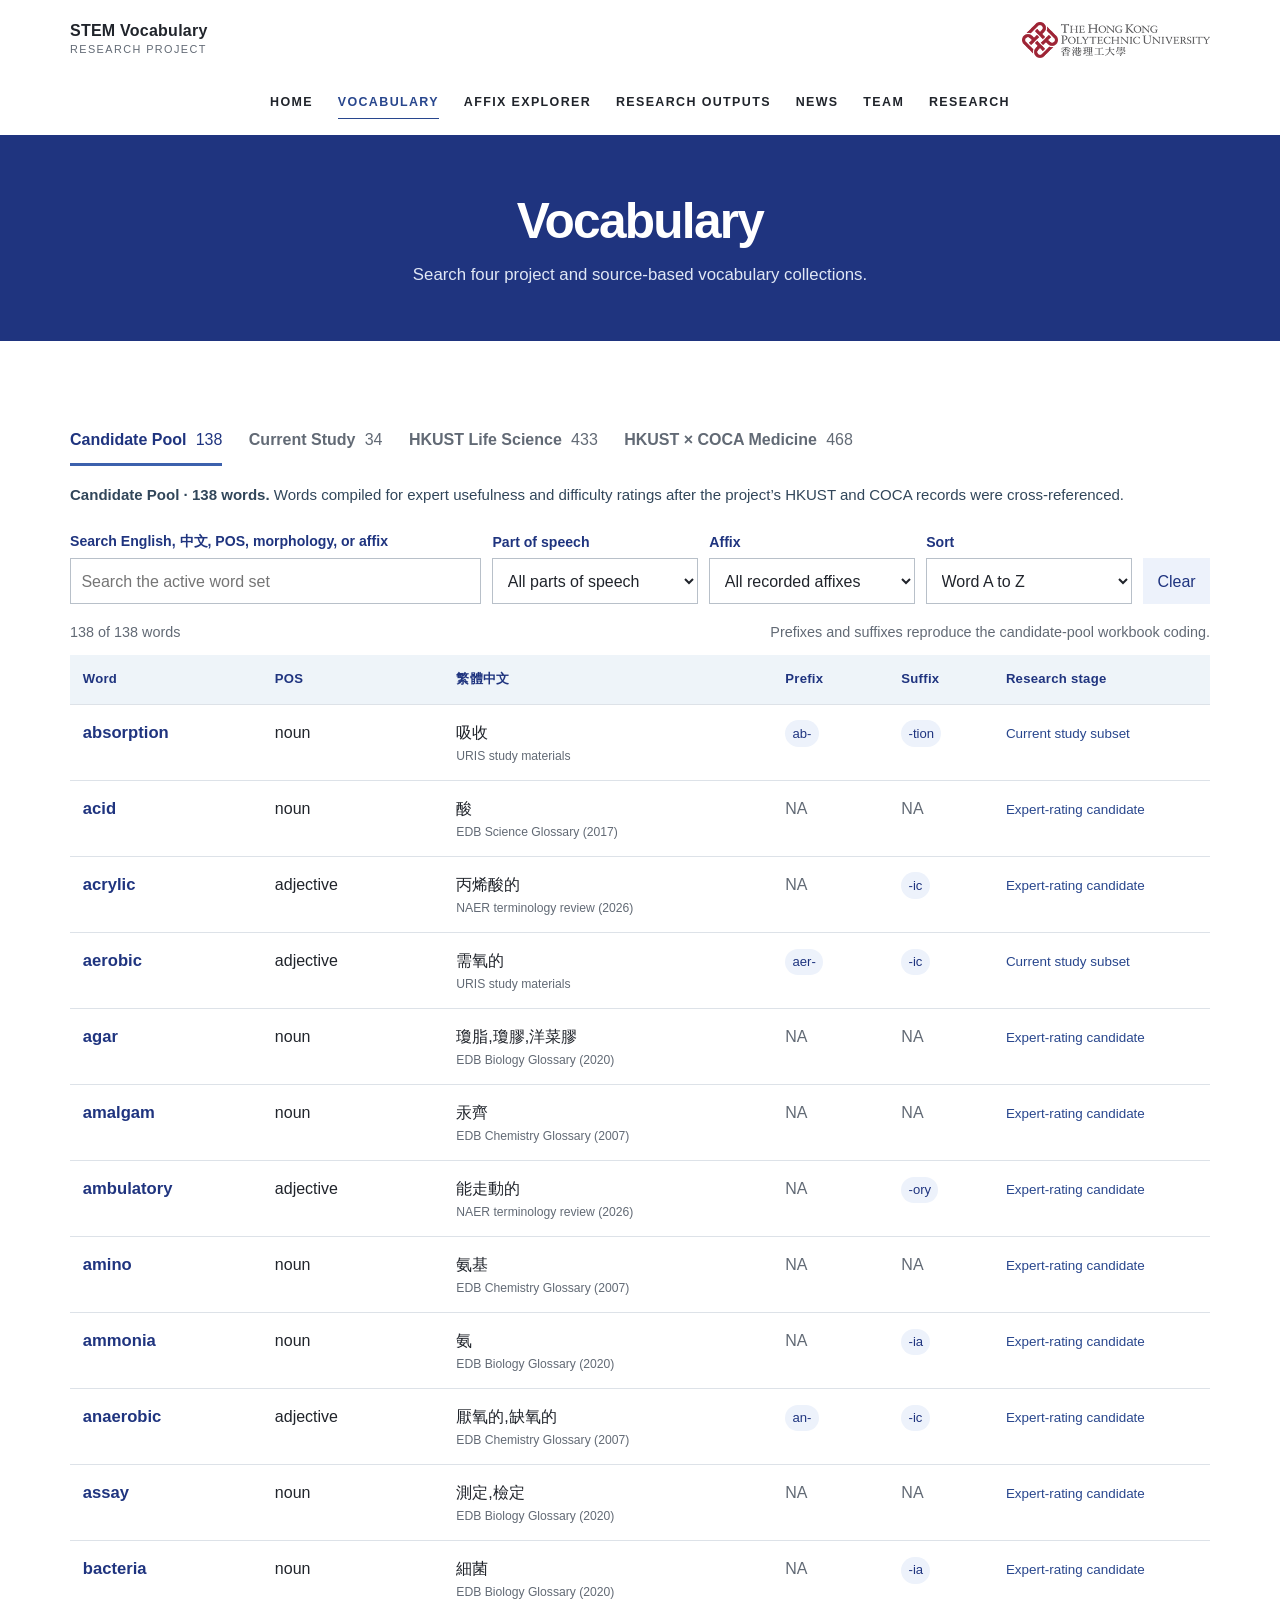
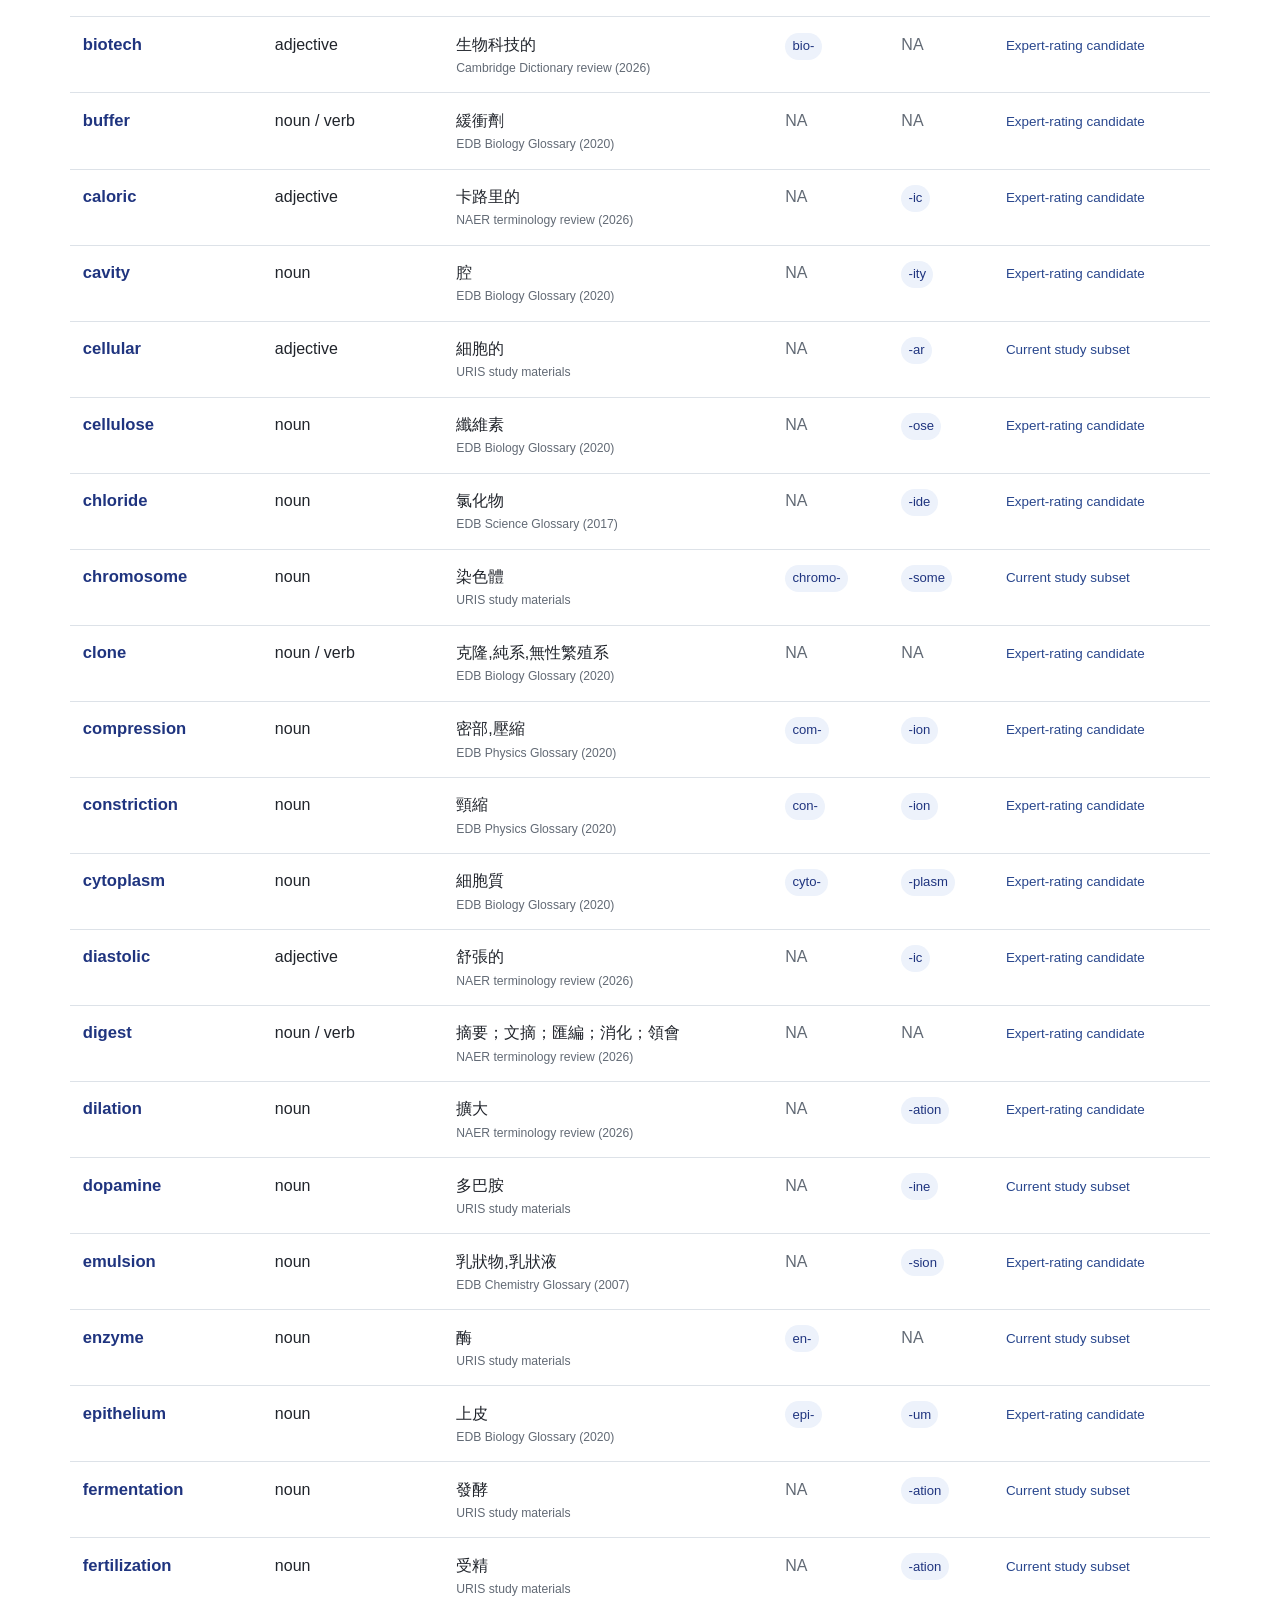
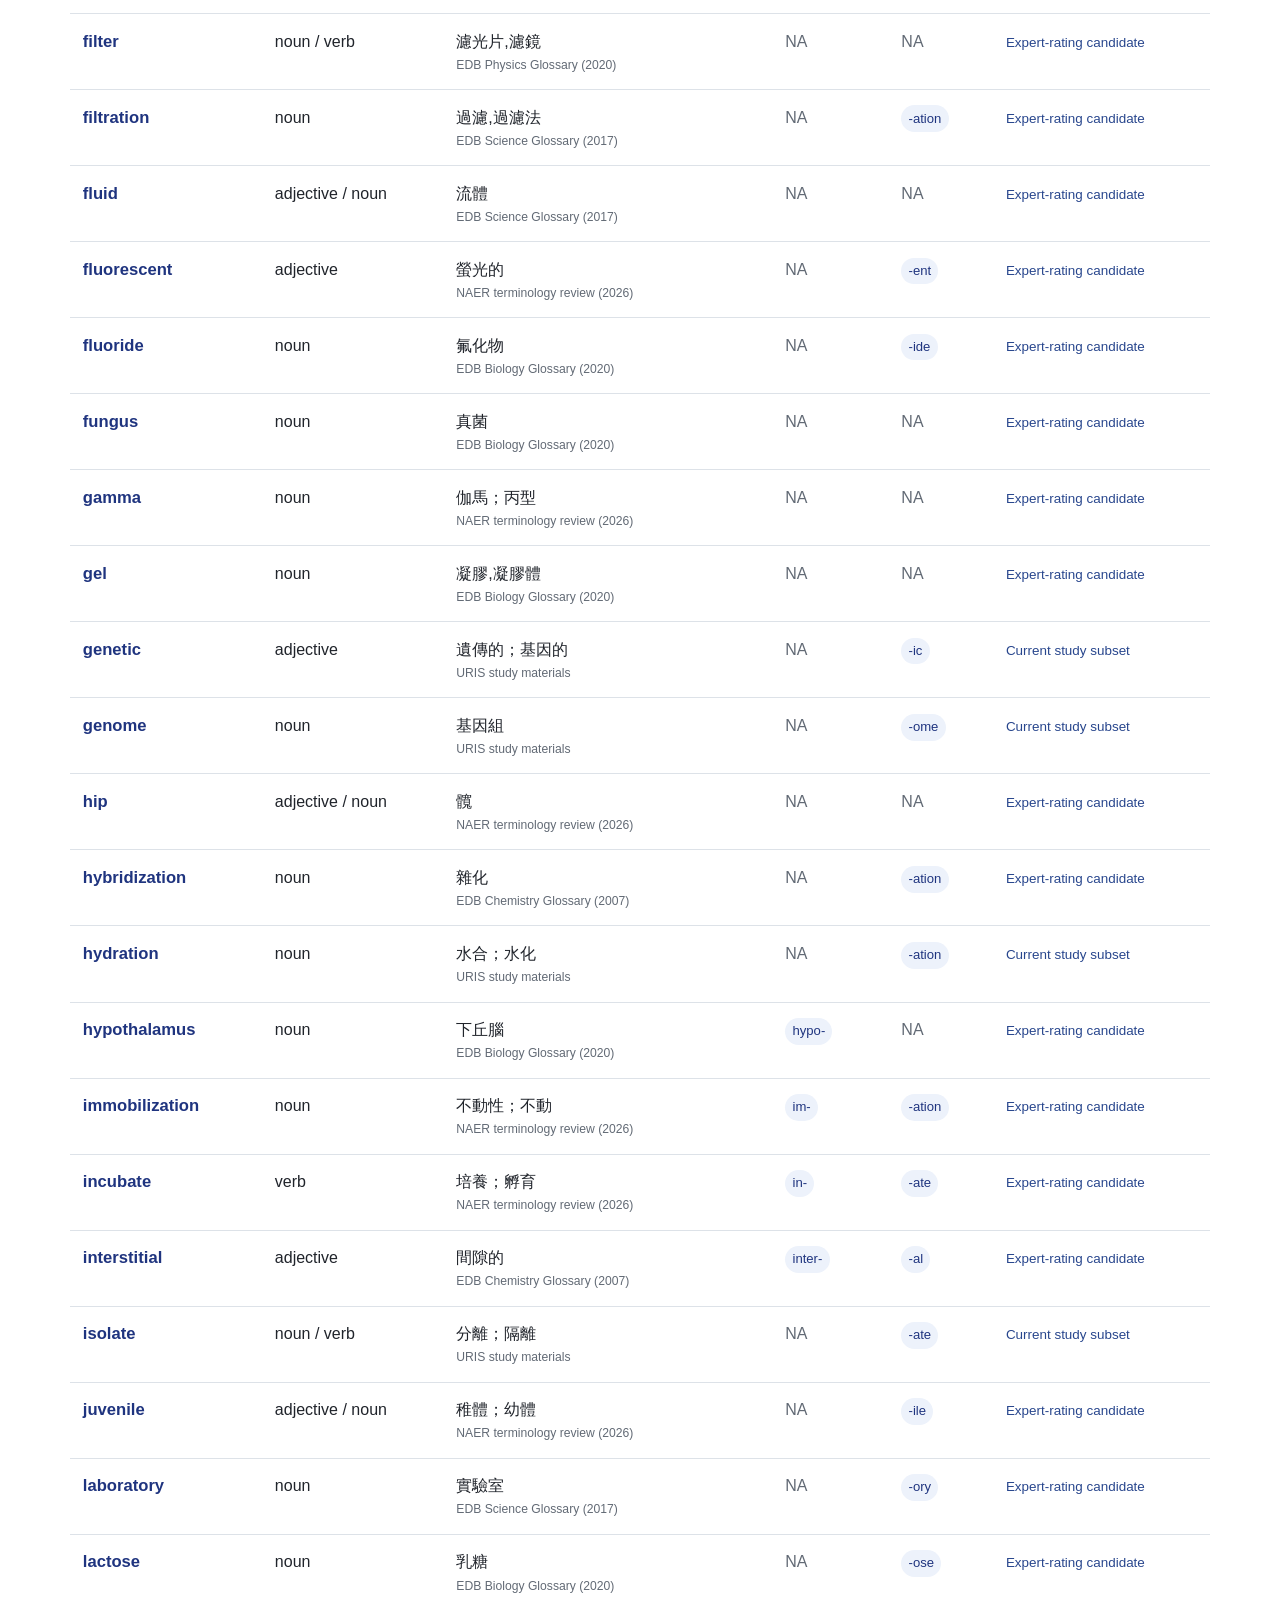
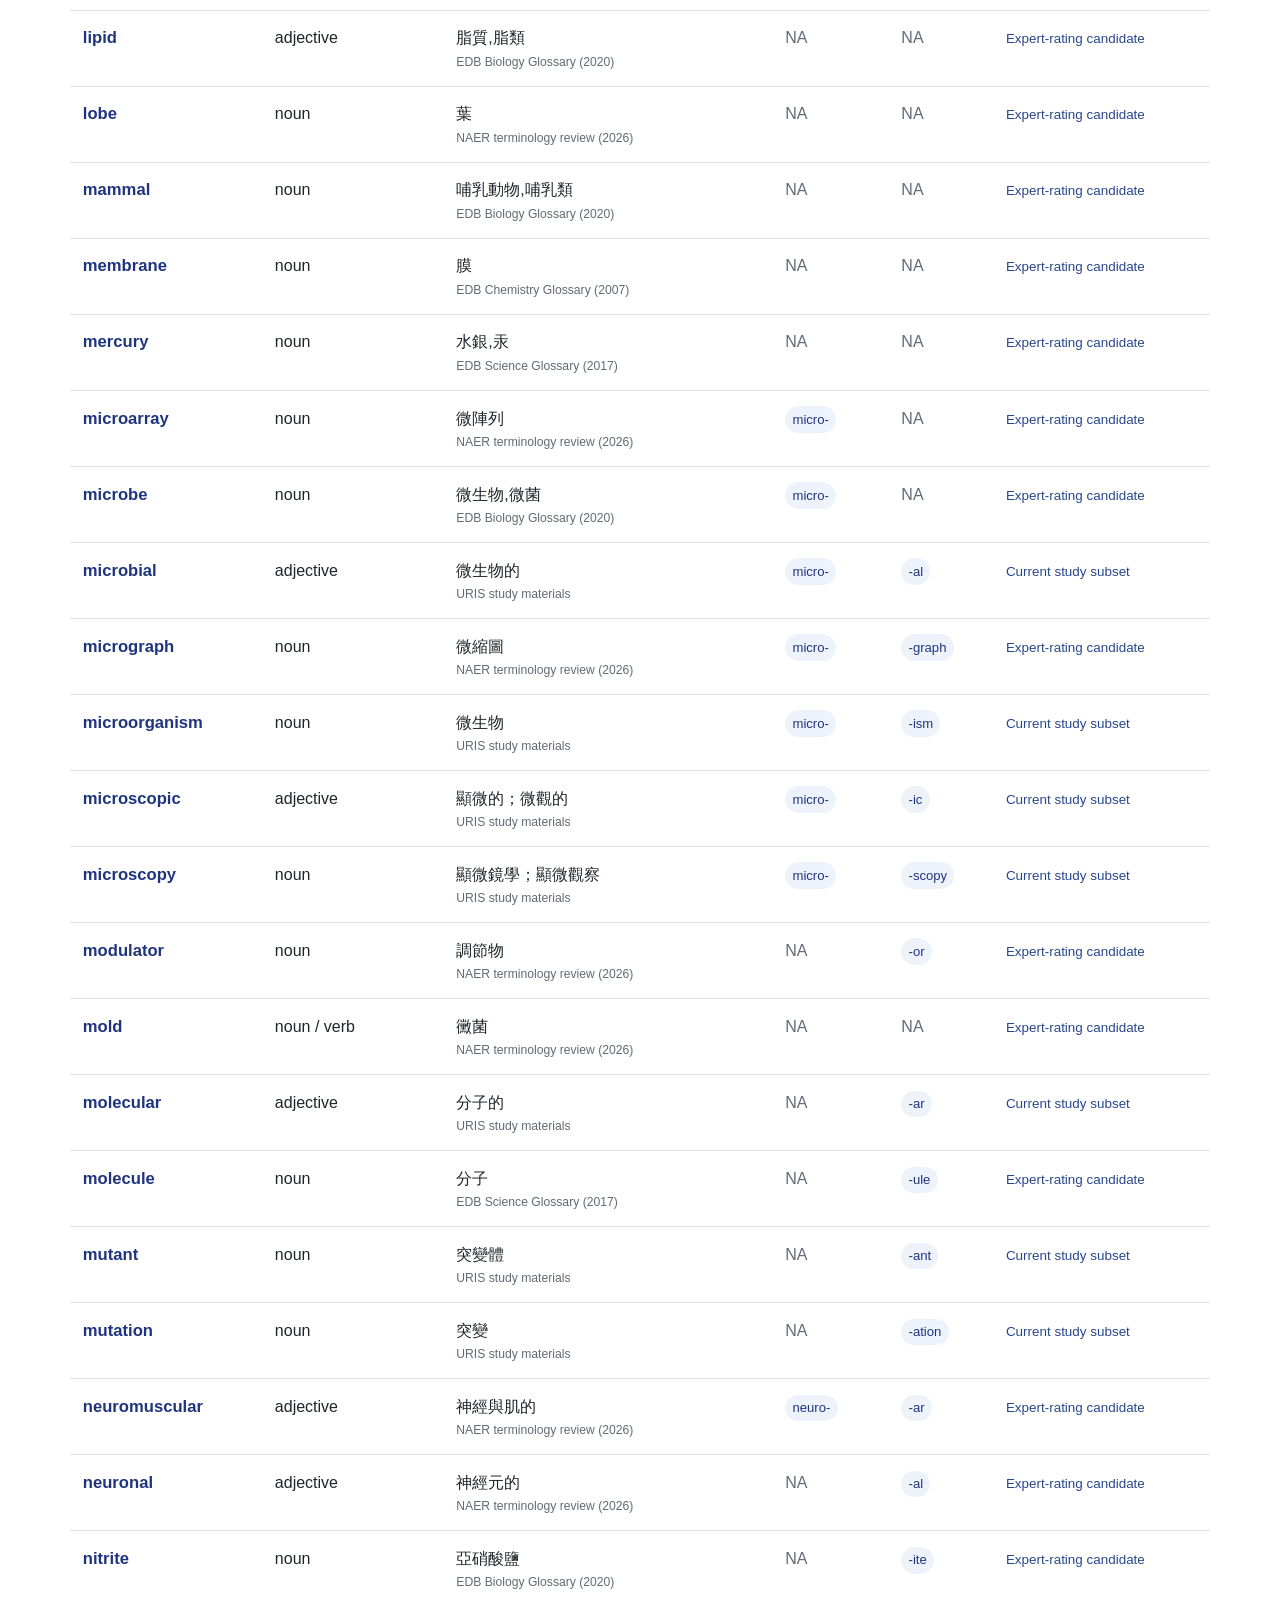
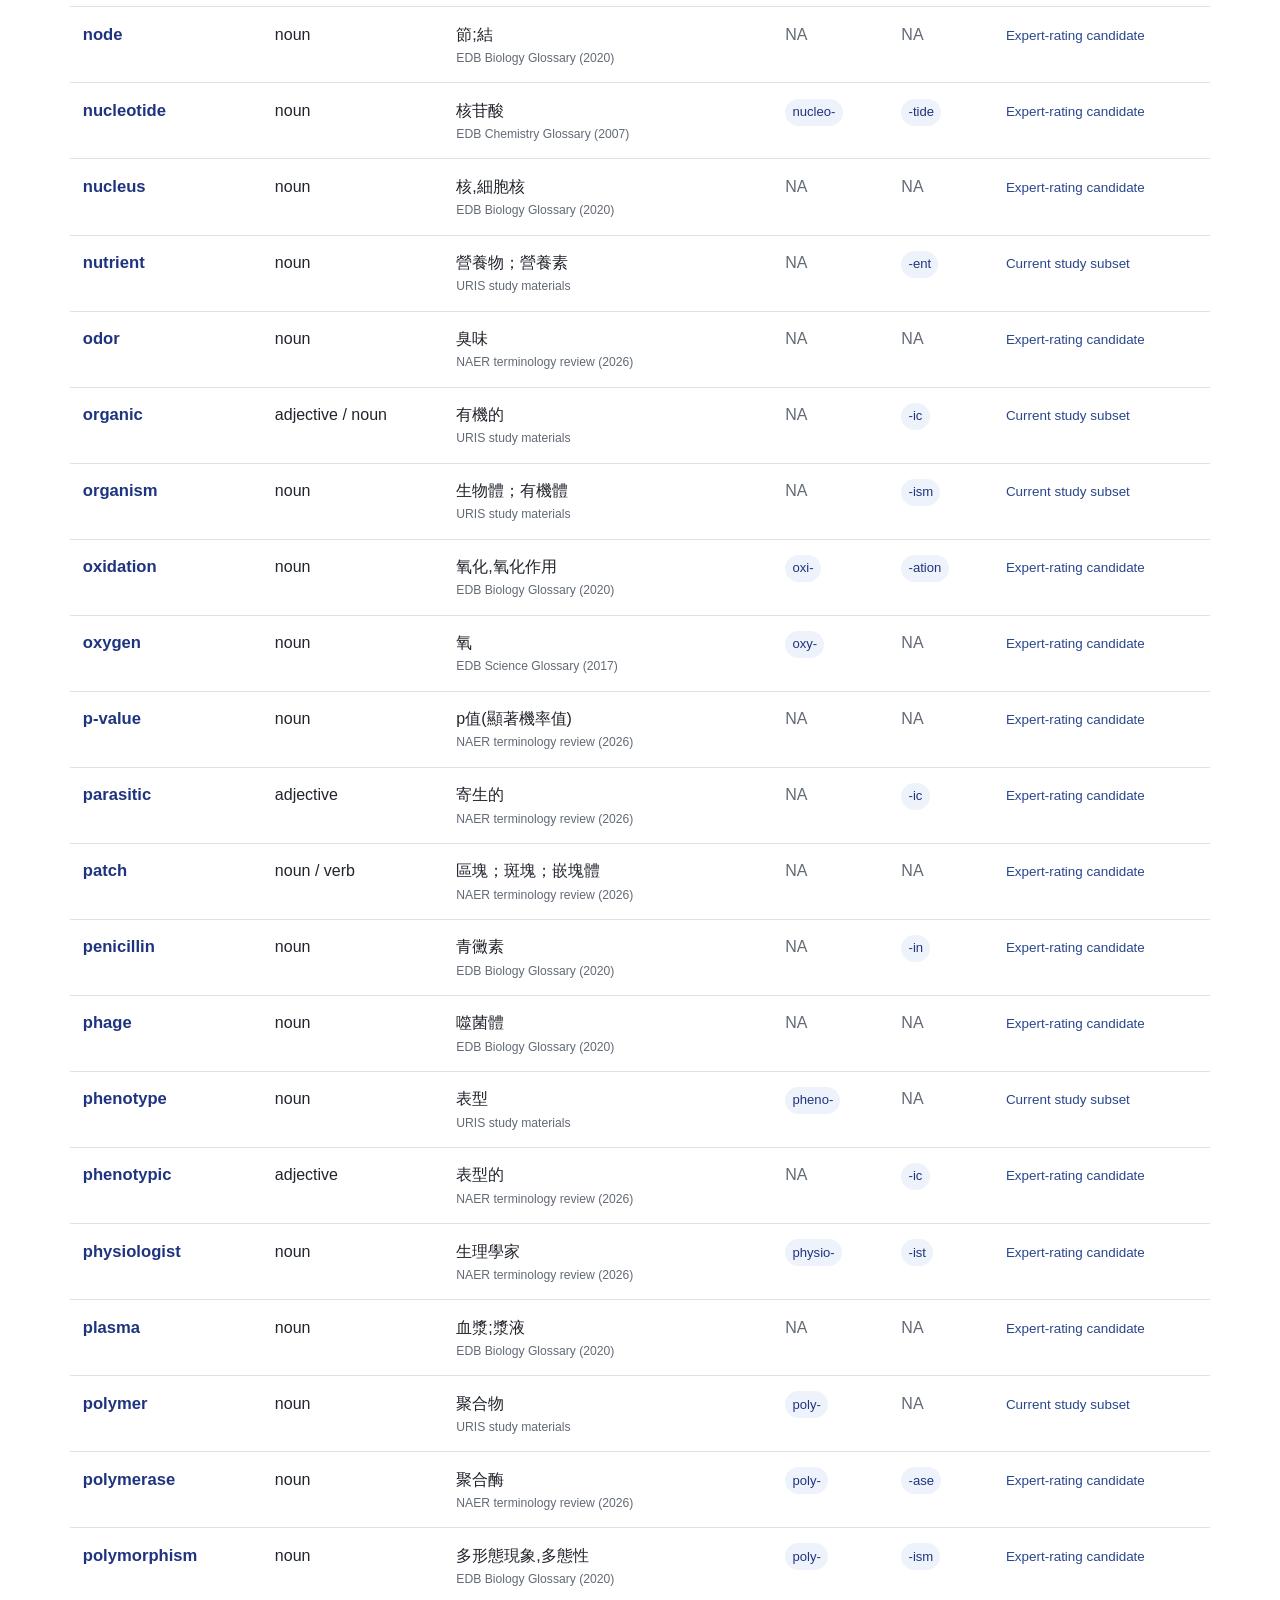
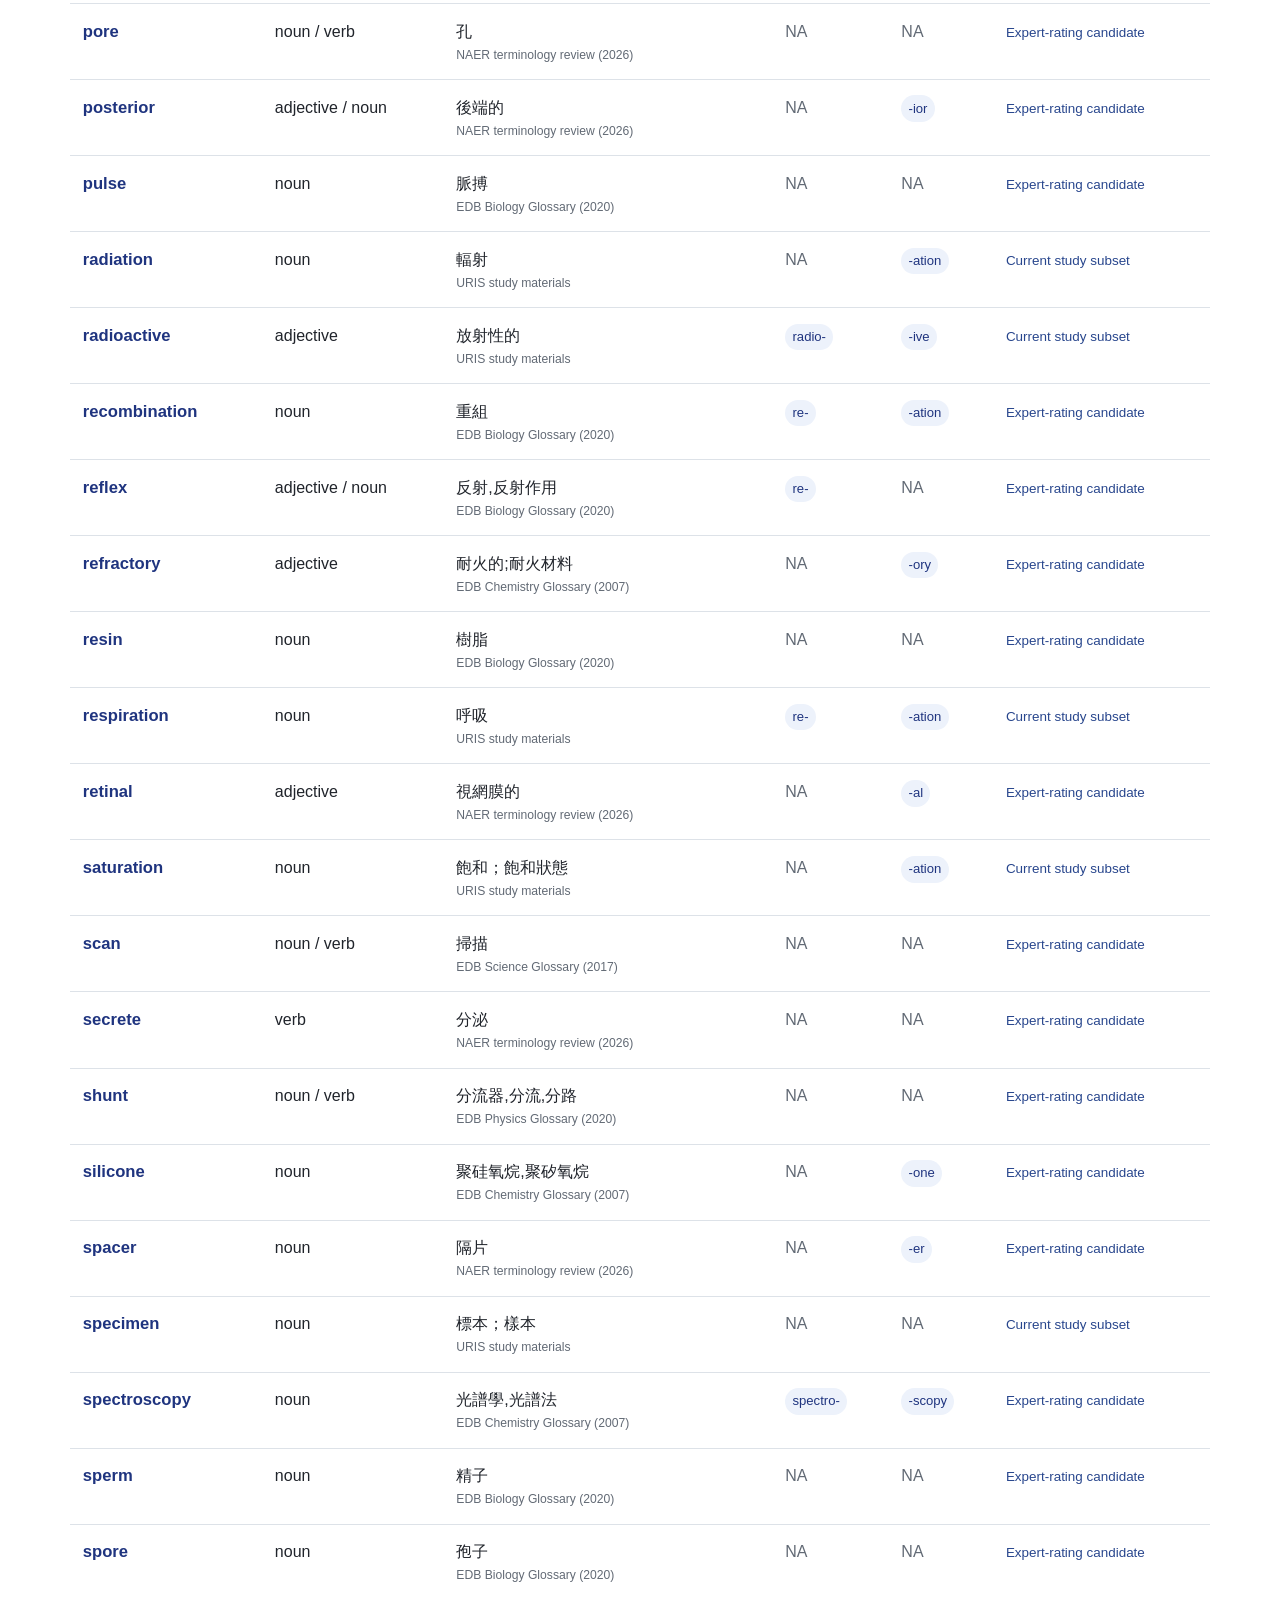
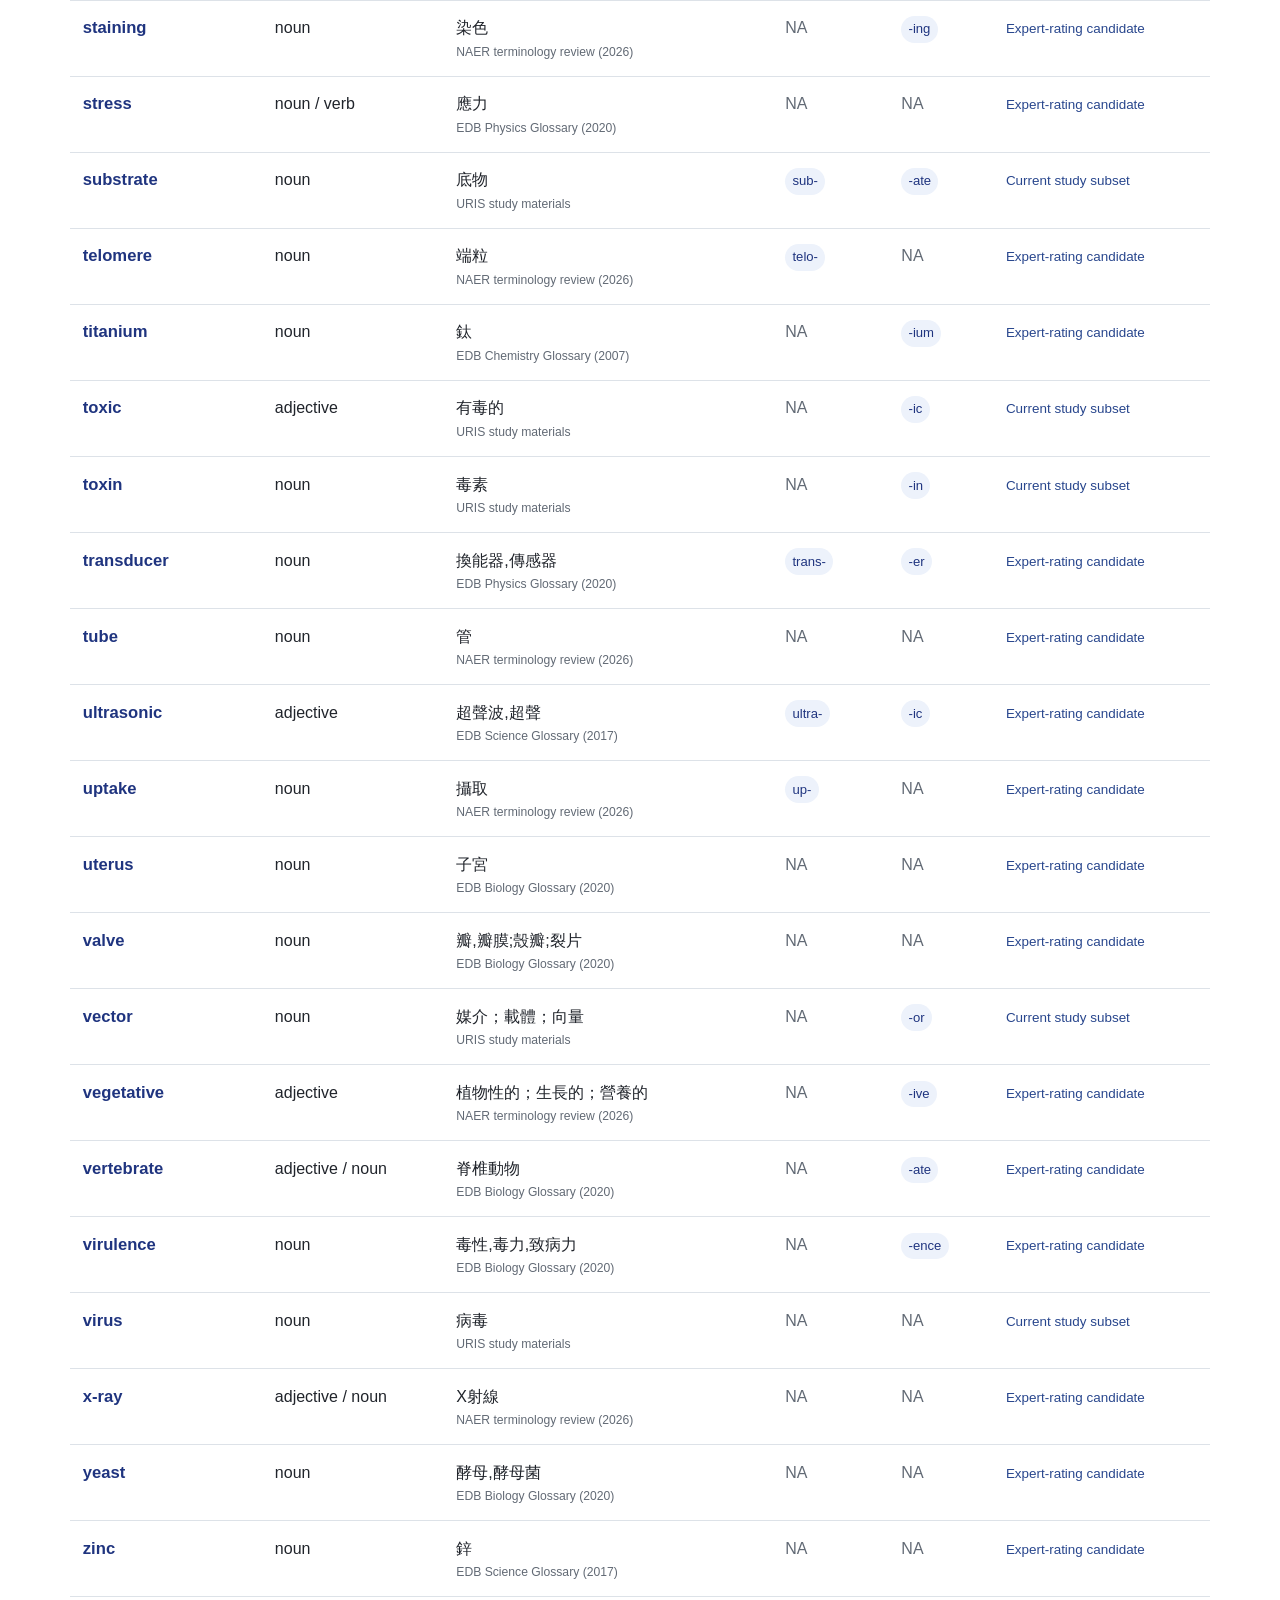
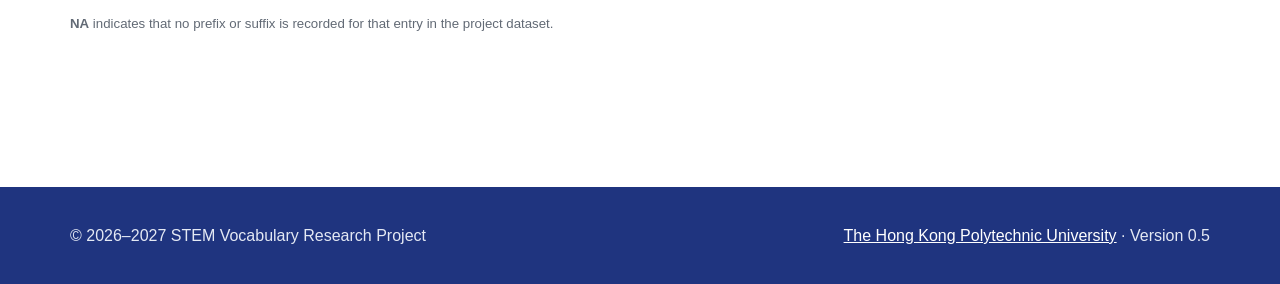
<file: vocabulary.html>
<!doctype html>
<html lang="en">
<head><meta charset="utf-8"><meta name="viewport" content="width=device-width,initial-scale=1"><title>Vocabulary · URIS STEM Vocabulary</title><meta name="description" content="Search four project and source-based vocabulary collections by English word, Traditional Chinese term, part of speech, morphology, or affix."><link rel="icon" type="image/svg+xml" href="data:image/svg+xml,%3Csvg xmlns='http://www.w3.org/2000/svg' viewBox='0 0 64 64'%3E%3Crect width='64' height='64' rx='8' fill='%230a3768'/%3E%3Cpath d='M15 17h34v6H35v24h-7V23H15z' fill='white'/%3E%3C/svg%3E"><link rel="stylesheet" href="css/style.css?v=20261104-1"></head>
<body><a class="skip-link" href="#main">Skip to content</a>
<header class="site-header"><div class="header-inner"><div class="brand-lockup"><a class="brand" href="index.html">STEM Vocabulary<small>Research Project</small></a></div><a class="polyu-mark" href="https://www.polyu.edu.hk/" aria-label="The Hong Kong Polytechnic University"><img src="assets/images/polyu-logo.png" alt="The Hong Kong Polytechnic University"></a><button class="nav-toggle" aria-expanded="false" aria-label="Toggle navigation">Menu</button><nav class="site-nav" aria-label="Primary"><a href="index.html">Home</a><a href="vocabulary.html" aria-current="page">Vocabulary</a><a href="affixes.html">Affix Explorer</a><a href="outputs.html">Research Outputs</a><a href="news.html">News</a><a href="team.html">Team</a><a href="about.html">Research</a></nav></div></header>
<main id="main"><section class="page-intro"><div class="page-shell"><h1>Vocabulary</h1><p class="lede">Search four project and source-based vocabulary collections.</p></div></section>
<section class="section vocabulary-section"><div class="page-shell">
  <div class="vocabulary-tabs" role="tablist" aria-label="Vocabulary sets"><button type="button" role="tab" data-vocabulary-set="candidate" class="is-active" aria-selected="true">Candidate Pool <span>138</span></button><button type="button" role="tab" data-vocabulary-set="study" aria-selected="false">Current Study <span>34</span></button><button type="button" role="tab" data-vocabulary-set="life" aria-selected="false">HKUST Life Science <span>433</span></button><button type="button" role="tab" data-vocabulary-set="medical" aria-selected="false">HKUST × COCA Medicine <span>468</span></button></div>
  <p id="set-description" class="set-description"></p>
  <div class="controls"><div class="control search-control"><label for="vocabulary-search">Search English, 中文, POS, morphology, or affix</label><input id="vocabulary-search" type="search" autocomplete="off" placeholder="Search the active word set"></div><div class="control"><label for="pos-filter">Part of speech</label><select id="pos-filter"><option value="">All parts of speech</option></select></div><div class="control" id="affix-control"><label for="affix-filter">Affix</label><select id="affix-filter"><option value="">All recorded affixes</option></select></div><div class="control"><label for="sort-select">Sort</label><select id="sort-select"></select></div><button class="clear-button" id="clear-filters" type="button">Clear</button></div>
  <div class="results-meta"><span id="result-count" aria-live="polite"></span><span id="results-note"></span></div><div class="table-wrap"><table><thead id="vocabulary-head"></thead><tbody id="vocabulary-body"></tbody></table></div>
  <p class="data-note"><strong>NA</strong> indicates that no prefix or suffix is recorded for that entry in the project dataset.</p>
</div></section></main>
<footer class="site-footer"><div class="footer-inner"><p>© 2026–2027 STEM Vocabulary Research Project</p><p><a href="https://www.polyu.edu.hk/">The Hong Kong Polytechnic University</a> · Version 0.5</p></div></footer><script src="data/vocabulary.js?v=20260923-3"></script><script src="js/main.js?v=20260924-1"></script></body></html>
</file>
<file: css/style.css>
:root {
  --blue-900:#1f347f;
  --blue-800:#28468d;
  --blue-700:#3c61ad;
  --blue-100:#edf2fb;
  --blue-050:#f7f9fc;
  --ink:#20242b;
  --muted:#626a75;
  --line:#dde2e8;
  --white:#fff;
  --max:1180px;
  --shadow:0 14px 38px rgba(11,49,92,.09);
}
*{box-sizing:border-box}
html{scroll-behavior:smooth}
body{margin:0;background:var(--white);color:var(--ink);font-family:"Avenir Next",Avenir,"Helvetica Neue",Arial,sans-serif;font-size:16px;line-height:1.7}
a{color:var(--blue-700)}
a:hover{color:var(--blue-900)}
button,input,select{font:inherit}
button{cursor:pointer}
.skip-link{position:absolute;left:-999px;top:0;background:var(--white);padding:.7rem 1rem;z-index:100}
.skip-link:focus{left:1rem;top:1rem}
.site-header{position:relative;z-index:20;background:#fff}
.header-inner{max-width:var(--max);margin:auto;padding:1.35rem 1.25rem 1.1rem;display:grid;grid-template-columns:1fr auto;align-items:center;gap:1.25rem 2.5rem}
.brand-lockup{display:flex;align-items:center;gap:1rem}
.brand{color:var(--ink);text-decoration:none;font-weight:700;line-height:1.05;letter-spacing:.015em}
.brand small{display:block;color:var(--muted);font-weight:500;font-size:.68rem;letter-spacing:.13em;text-transform:uppercase;margin-top:.27rem}
.polyu-mark{display:block;justify-self:end;line-height:0}
.polyu-mark img{display:block;width:188px;height:auto}
.site-nav{grid-column:1/-1;display:flex;justify-content:center;align-items:center;gap:1.55rem;padding-top:.65rem}
.site-nav a{position:relative;color:var(--ink);text-decoration:none;padding:.25rem 0;font-size:.78rem;font-weight:600;letter-spacing:.11em;text-transform:uppercase}
.site-nav a:after{content:"";position:absolute;left:50%;right:50%;bottom:-.14rem;height:1px;background:var(--blue-800);transition:left .18s ease,right .18s ease}
.site-nav a:hover,.site-nav a[aria-current="page"]{color:var(--blue-800)}
.site-nav a:hover:after,.site-nav a[aria-current="page"]:after{left:0;right:0}
.nav-toggle{display:none;border:0;background:transparent;color:var(--blue-900);padding:.45rem .2rem;font-weight:700}
.page-shell{max-width:var(--max);margin:auto;padding:0 1.25rem}
.hero{background:var(--blue-900)}
.hero-grid{min-height:410px;display:flex;align-items:center;justify-content:center;text-align:center;padding-top:4.8rem;padding-bottom:4.8rem}
.hero-grid>div{max-width:980px}
.eyebrow{margin:0 0 .7rem;color:var(--blue-700);font-size:.78rem;font-weight:bold;text-transform:uppercase;letter-spacing:.13em}
h1,h2,h3{color:var(--blue-900);line-height:1.2;margin-top:0}
h1{font-size:clamp(2.2rem,4vw,3.65rem);letter-spacing:-.035em;margin-bottom:1rem;max-width:850px}
h2{font-size:clamp(1.5rem,2.5vw,2.05rem);letter-spacing:-.02em}
h3{font-size:1.12rem}
.lede{font-size:1.05rem;max-width:700px;color:#31465a;margin-bottom:1.5rem}
.hero h1,.hero .eyebrow{color:#fff}
.hero h1{font-size:clamp(1.9rem,3.2vw,3rem);max-width:980px;margin-left:auto;margin-right:auto}
.hero .lede{color:#e8edf8;max-width:720px;margin-left:auto;margin-right:auto}
.scheme-line{margin:0 0 .8rem;font-size:.78rem;font-weight:400;letter-spacing:.1em;text-transform:uppercase}
.scheme-line a{color:#fff;text-decoration:none;border-bottom:1px solid rgba(255,255,255,.45);padding-bottom:.12rem}
.scheme-line a:hover{border-bottom-color:#fff}
.button-row{display:flex;flex-wrap:wrap;justify-content:center;gap:1rem}
.button{display:inline-block;background:var(--blue-800);color:#fff;text-decoration:none;padding:.76rem 1.2rem;border:1px solid var(--blue-800);border-radius:0;font-weight:600}
.button:hover{background:var(--blue-900);color:#fff}
.hero .button{background:#fff;color:var(--blue-900);border-color:#fff}
.hero .button:hover{background:#eaf3fa;color:var(--blue-900)}
.text-link{align-self:center;color:#fff;text-decoration:none;border-bottom:1px solid rgba(255,255,255,.65);padding:.3rem .1rem}
.text-link:hover{color:#fff;border-color:#fff}
.button.secondary{background:#fff;color:var(--blue-900);border-color:#9fb6ca}
.button.secondary:hover{background:var(--blue-050)}
.collection-line{margin:1.65rem 0 0;color:#d3dbef;font-size:.88rem}
.collection-line strong{color:var(--blue-900);font-size:1.08rem}
.collection-line span{padding:0 .55rem;color:var(--blue-700)}
.hero-panel{color:var(--blue-900);padding:1.2rem 0 1.2rem 1.5rem;border-left:5px solid var(--blue-700)}
.hero-panel:before{display:none}
.hero-panel strong{display:block;font-size:3.5rem;line-height:1;margin-bottom:.45rem}
.hero-panel p{margin:0;color:var(--muted)}
.section{padding:4.6rem 0}
.section.tint{background:var(--blue-050)}
.section-heading{max-width:720px;margin-bottom:2.2rem}
.section-heading p{color:var(--muted);font-size:1.05rem}
.editorial-grid{display:grid;grid-template-columns:minmax(280px,.75fr) minmax(340px,1fr);gap:4rem;align-items:start}
.editorial-grid p{margin:0;color:#405367;font-size:1.05rem}
.editorial-grid .stem-context{margin-top:1rem}
.focus-section{background:var(--blue-050);padding-bottom:2.2rem}
.focus-list{display:grid;grid-template-columns:repeat(3,1fr);gap:2.5rem;margin-top:1.5rem}
.focus-list-four{grid-template-columns:repeat(4,1fr);gap:2rem}
.focus-list article{position:relative;padding-left:1.25rem}
.focus-list article:before{content:"";position:absolute;left:0;top:.46rem;width:.42rem;height:.42rem;border-radius:50%;background:var(--blue-700)}
.focus-list p{color:var(--muted);margin-bottom:0}
.experiment-section{background:#fff;padding-top:2.2rem;padding-bottom:1.2rem}
.experiment-heading{max-width:none;margin-bottom:2.8rem}
.experiment-heading p{max-width:none}
.experiment-block{display:grid;grid-template-columns:minmax(175px,.28fr) minmax(0,1fr);gap:3.5rem;padding:2.6rem 0;border-top:1px solid var(--line)}
.experiment-label h3{font-size:1.3rem;margin-bottom:0}
.spacing-comparison{display:grid;grid-template-columns:1fr 1fr;gap:3rem}
.spacing-comparison article{min-width:0}
.spacing-comparison h3{margin-bottom:.85rem}
.spacing-comparison p{color:var(--muted);margin:.85rem 0 0}
.sequence-line{display:flex;align-items:center;gap:.38rem;min-height:2.35rem;flex-wrap:wrap}
.sequence-token{display:inline-grid;place-items:center;width:2rem;height:2rem;border-radius:50%;border:1px solid #9fb0c9;background:#fff;color:var(--blue-900);font-size:.8rem;font-weight:700;line-height:1}
.token-a{border-color:var(--blue-700);background:var(--blue-100)}
.token-b{border-color:#8793a2}
.token-c{border-color:#4e5968;background:#f2f4f7}
.token-n{width:2.2rem;color:var(--muted)}
.sequence-line i{display:block;width:1px;height:1.7rem;background:var(--line);margin:0 .25rem}
.sequence-ellipsis{color:var(--muted);letter-spacing:.08em}
.distributed-sequence{gap:.3rem}
.morphology-block{padding-bottom:0}
.flashcard-intro{margin:0 0 1.8rem;color:#405367}
.flashcard-comparison{display:grid;grid-template-columns:repeat(2,minmax(0,190px));gap:2.5rem;align-items:start;max-width:500px}
.flashcard-figure{margin:0}
.flashcard-shot{position:relative;overflow:hidden;width:190px;max-width:100%;aspect-ratio:520/868;margin:0 auto;background:#ffe8a9}
.flashcard-shot img{position:absolute;display:block;max-width:none;height:auto}
.flashcard-shot-without img{width:137.31%;left:-20%;top:-10.37%}
.flashcard-shot-with img{width:132.7%;left:-15.77%;top:-8.3%}
.flashcard-figure figcaption{width:190px;max-width:100%;margin:0 auto 1rem;line-height:1.35}
.flashcard-figure figcaption strong{display:block;color:var(--blue-900);font-size:.95rem}
.flashcard-figure figcaption span{display:block;color:var(--muted);font-size:.86rem;margin-top:.25rem}
.page-intro{padding:3.6rem 0 3.25rem;background:var(--blue-900);text-align:center}
.page-intro h1{font-size:clamp(2.05rem,4vw,3.1rem);max-width:none;margin:0 auto .55rem}
.page-intro h1,.page-intro .eyebrow{color:#fff}
.page-intro .lede{margin:0 auto;color:#e0e7f5}
.notice{padding:.25rem 0;color:#31465a;margin:1.35rem 0}
.controls{display:grid;grid-template-columns:2fr repeat(3,minmax(140px,1fr)) auto;gap:.7rem;align-items:end;margin-bottom:1rem}
.control label{display:block;font-weight:bold;color:var(--blue-900);font-size:.88rem;margin-bottom:.25rem}
.control input,.control select{width:100%;min-height:46px;border:1px solid #b8c0c9;background:#fff;color:var(--ink);padding:.55rem .65rem;border-radius:0}
.control input:focus,.control select:focus,.affix-card:focus,.button:focus{outline:3px solid rgba(23,101,167,.25);outline-offset:1px}
.clear-button{min-height:46px;border:0;background:var(--blue-100);color:var(--blue-900);padding:.55rem .9rem}
.results-meta{display:flex;justify-content:space-between;color:var(--muted);font-size:.9rem;margin:.6rem 0}
.vocabulary-tabs{display:flex;flex-wrap:wrap;gap:.25rem 1.65rem;margin-bottom:1rem}
.vocabulary-tabs button{border:0;border-bottom:3px solid transparent;background:transparent;color:var(--muted);padding:.7rem 0 .6rem;font-weight:bold}
.vocabulary-tabs button:hover,.vocabulary-tabs button.is-active{color:var(--blue-900);border-bottom-color:var(--blue-700)}
.vocabulary-tabs button span{font-weight:normal;color:inherit;margin-left:.3rem}
.set-description{max-width:none;width:100%;color:#31465a;margin:0 0 1.4rem}
.table-wrap{overflow-x:auto}
table{width:100%;border-collapse:collapse;background:#fff;min-width:940px}
th,td{text-align:left;padding:.85rem .8rem;border-bottom:1px solid var(--line);vertical-align:top}
thead th{background:#eef4f9;color:var(--blue-900);font-size:.82rem;letter-spacing:.02em;position:sticky;top:0}
tbody tr:hover{background:var(--blue-050)}
.word-name{display:block;color:var(--blue-900);font-size:1.04rem}
.item-id,.scale{display:block;color:var(--muted);font-size:.76rem;font-weight:normal}
.number{font-variant-numeric:tabular-nums}
.tag{display:inline-block;padding:.14rem .45rem;background:var(--blue-100);color:var(--blue-900);border-radius:999px;font-size:.82rem;white-space:nowrap}
.status{display:inline-block;color:var(--blue-800);font-size:.84rem}
.zh-term{display:block;color:var(--ink)}
.zh-term.is-pending{color:#82610a}
.data-note{color:var(--muted);font-size:.83rem;margin-top:1rem;max-width:880px}
.muted{color:var(--muted)}
.empty-state{text-align:center;color:var(--muted);padding:2rem}
.affix-layout{display:grid;grid-template-columns:minmax(280px,.85fr) minmax(320px,1.15fr);gap:2rem;align-items:start}
.affix-controls{display:grid;grid-template-columns:1fr 150px;gap:.7rem;margin-bottom:1rem}
.affix-list{display:grid}
.affix-card{width:100%;display:flex;justify-content:space-between;align-items:center;text-align:left;border:0;background:#fff;padding:.82rem .7rem;color:var(--blue-900)}
.affix-card span{font-size:1.15rem;font-weight:bold}
.affix-card small{color:var(--muted)}
.affix-card:hover,.affix-card.is-active{background:var(--blue-100);color:var(--blue-900)}
.affix-card:hover small,.affix-card.is-active small{color:var(--muted)}
.affix-details{position:sticky;top:2rem;background:var(--blue-050);padding:1.7rem 1.8rem;min-height:240px}
.method-note{max-width:none;width:100%;color:#405367;margin:0 0 2rem}
.word-lines{list-style:none;padding:0;margin:.5rem 0 1.7rem}
.word-lines li{display:flex;justify-content:space-between;gap:1rem;padding:.55rem 0}
.word-lines a{text-decoration:none;font-weight:bold}
.word-lines span,.compact-note{color:var(--muted);font-size:.85rem}
.background-heading{margin-top:2rem}
.compact-note{margin-top:-.4rem}
.team-grid{display:grid;grid-template-columns:repeat(3,1fr);gap:2.5rem;max-width:1040px;margin-inline:auto}
.team-member{min-width:0}
.portrait-frame{aspect-ratio:4/5;background:#eef2f7;overflow:hidden;margin-bottom:1.25rem}
.portrait-frame img{display:block;width:100%;height:100%;object-fit:cover}
.portrait-ke{object-position:50% 45%}
.portrait-yiran{object-position:66% 48%;transform:scale(1.55);transform-origin:66% 54%}
.portrait-abigale{object-position:50% 48%}
.team-member h2{font-size:1.22rem;margin-bottom:.65rem}
.team-member h2 a{text-decoration:none}
.role{color:var(--blue-700);font-weight:bold;margin:-.45rem 0 .55rem}
.secondary-role{color:var(--muted);margin:-.25rem 0 0}
.member-links{display:flex;gap:1rem;margin:.8rem 0 0;font-size:.88rem}
.member-links a{text-decoration:none}
.lab-connection{max-width:790px;margin-top:3rem;padding-top:1rem}
.lab-connection h2{margin-bottom:.7rem}
.source-line{color:var(--muted);font-size:.85rem}
.research-grid{display:grid;grid-template-columns:minmax(0,1fr) minmax(270px,.38fr);gap:3rem}
.research-grid h2{margin-top:2.2rem}
.research-grid h2:first-child{margin-top:0}
.fact-panel{background:var(--blue-050);padding:1.6rem 1.7rem;align-self:start}
.fact-panel h2{color:var(--blue-900);font-size:1.25rem}
.fact-panel dl{margin:0}
.fact-panel dt{color:var(--blue-700);font-size:.75rem;text-transform:uppercase;letter-spacing:.08em;margin-top:1rem}
.fact-panel dd{margin:0}
.references{padding-left:0;list-style:none}
.references li{margin-bottom:.75rem;padding-left:2rem;text-indent:-2rem}
.citation-section{background:#fff;padding-top:1.8rem}
.citation-block{display:grid;grid-template-columns:minmax(230px,.45fr) minmax(0,1fr);gap:4rem;align-items:start}
.citation-block p{margin-top:0;max-width:820px}
.citation-note{color:var(--muted);font-size:.9rem}
.outputs-layout{max-width:1060px}
.research-output{max-width:960px}
.research-output>h2{font-size:1.65rem;line-height:1.25;max-width:850px}
.output-type{color:var(--blue-700);font-size:.8rem;font-weight:bold;letter-spacing:.08em;text-transform:uppercase}
.output-number{display:inline-block;margin-right:.35rem;font-size:1.05rem}
.output-citation{margin:1.5rem 0 1.8rem;max-width:850px}
.output-citation p:last-child{margin-bottom:0}
.pdf-viewer{display:block;width:100%;height:680px;border:0;background:var(--blue-050)}
.publications-note{margin-top:3.2rem;max-width:720px}
.publications-note h2{font-size:1.25rem}
.news-entry{max-width:none;width:100%}
.news-entry+.news-entry{margin-top:3rem;padding-top:3rem;border-top:1px solid var(--line)}
.news-shell{max-width:1350px}
.news-entry>p{font-size:.98rem;line-height:1.65;margin-top:0}
.news-entry figure{margin:1.5rem 0 0;max-width:620px}
.news-entry img{display:block;width:100%;height:auto}
.news-entry figcaption{margin-top:.45rem;color:var(--muted);font-size:.82rem}
.site-footer{background:var(--blue-900);color:#e4e9f4;margin-top:4rem}
.footer-inner{max-width:var(--max);margin:auto;padding:2.2rem 1.25rem;display:flex;justify-content:space-between;gap:2rem}
.site-footer a{color:#fff}
.site-footer p{margin:0}
@media (min-width:1200px){
  .set-description{white-space:nowrap;font-size:.94rem}
  .method-note{white-space:nowrap;font-size:.94rem}
  .experiment-heading p{white-space:nowrap}
}
@media (max-width:900px){
  .hero-grid{min-height:auto}
  .hero-panel{max-width:520px}
  .focus-list,.team-grid{grid-template-columns:1fr 1fr}
  .controls{grid-template-columns:1fr 1fr}
  .control.search-control{grid-column:1/-1}
  .affix-layout,.research-grid,.editorial-grid,.citation-block,.experiment-block{grid-template-columns:1fr;gap:2rem}
  .affix-details{position:static}
  .site-nav{gap:1.5rem}
}
@media (max-width:680px){
  .header-inner{grid-template-columns:1fr auto;gap:.8rem;padding-top:1rem}
  .polyu-mark{grid-column:1/-1;grid-row:2;justify-self:start;margin-top:.25rem}
  .polyu-mark img{width:146px}
  .nav-toggle{display:block}
  .site-nav{grid-row:3;display:none;width:100%;flex-direction:column;align-items:flex-start;gap:.15rem;padding-top:.5rem}
  .site-nav.is-open{display:flex}
  .site-nav a{padding:.65rem 0}
  .hero-grid{padding-top:2.6rem;padding-bottom:2.6rem}
  h1{font-size:2.35rem}
  .research-output>h2{font-size:1.4rem}
  .pdf-viewer{height:480px}
  .section{padding:3.2rem 0}
  .focus-list,.team-grid,.controls,.affix-controls,.spacing-comparison{grid-template-columns:1fr}
  .spacing-comparison{gap:2.2rem}
  .flashcard-comparison{grid-template-columns:repeat(2,minmax(0,1fr));gap:1rem;width:100%;max-width:316px;margin:0 auto}
  .flashcard-figure{min-width:0}
  .flashcard-figure figcaption{display:flex;align-items:flex-start;min-height:4.15rem;width:100%;margin-bottom:.75rem}
  .flashcard-shot{width:100%;max-width:none}
  .experiment-block{padding:2.2rem 0}
  .flashcard-shot{max-width:150px}
  .control.search-control{grid-column:auto}
  .footer-inner{flex-direction:column}
  .brand-lockup{gap:.8rem}
  .vocabulary-tabs{gap:.15rem 1rem}
  .results-meta{display:block}
  .results-meta span{display:block;margin:.25rem 0}
  .table-wrap{overflow:visible}
  table{min-width:0}
  thead{position:absolute;width:1px;height:1px;overflow:hidden;clip:rect(0 0 0 0)}
  tbody,tr,th,td{display:block;width:100%}
  tbody tr{background:var(--blue-050);padding:.55rem .8rem;margin-bottom:1rem}
  tbody th,tbody td{border:0;border-bottom:1px solid var(--line);padding:.55rem .2rem .55rem 42%;position:relative;min-height:2.4rem}
  tbody th:before,tbody td:before{content:attr(data-label);position:absolute;left:.2rem;top:.55rem;width:38%;font-size:.76rem;font-weight:bold;color:var(--blue-900);text-transform:uppercase;letter-spacing:.04em}
  .empty-state{padding:1.5rem!important}
}
</file>
